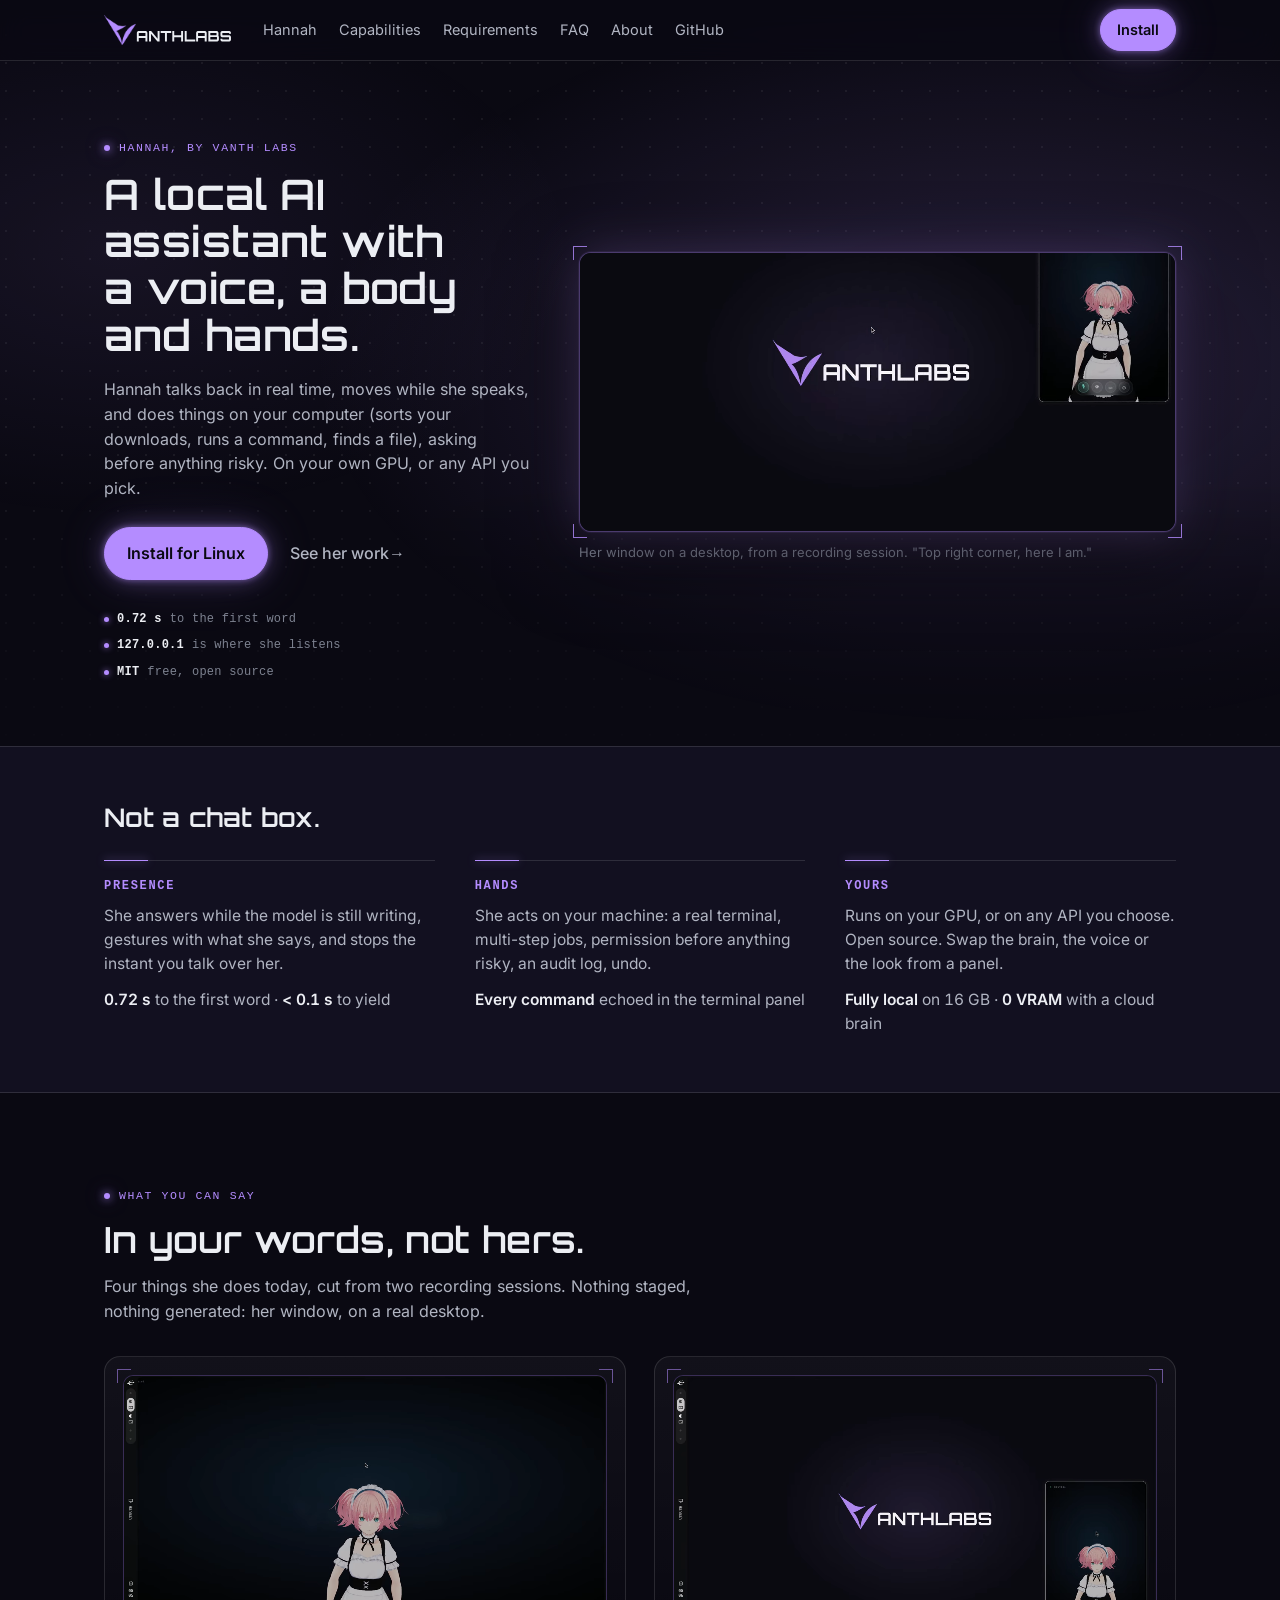
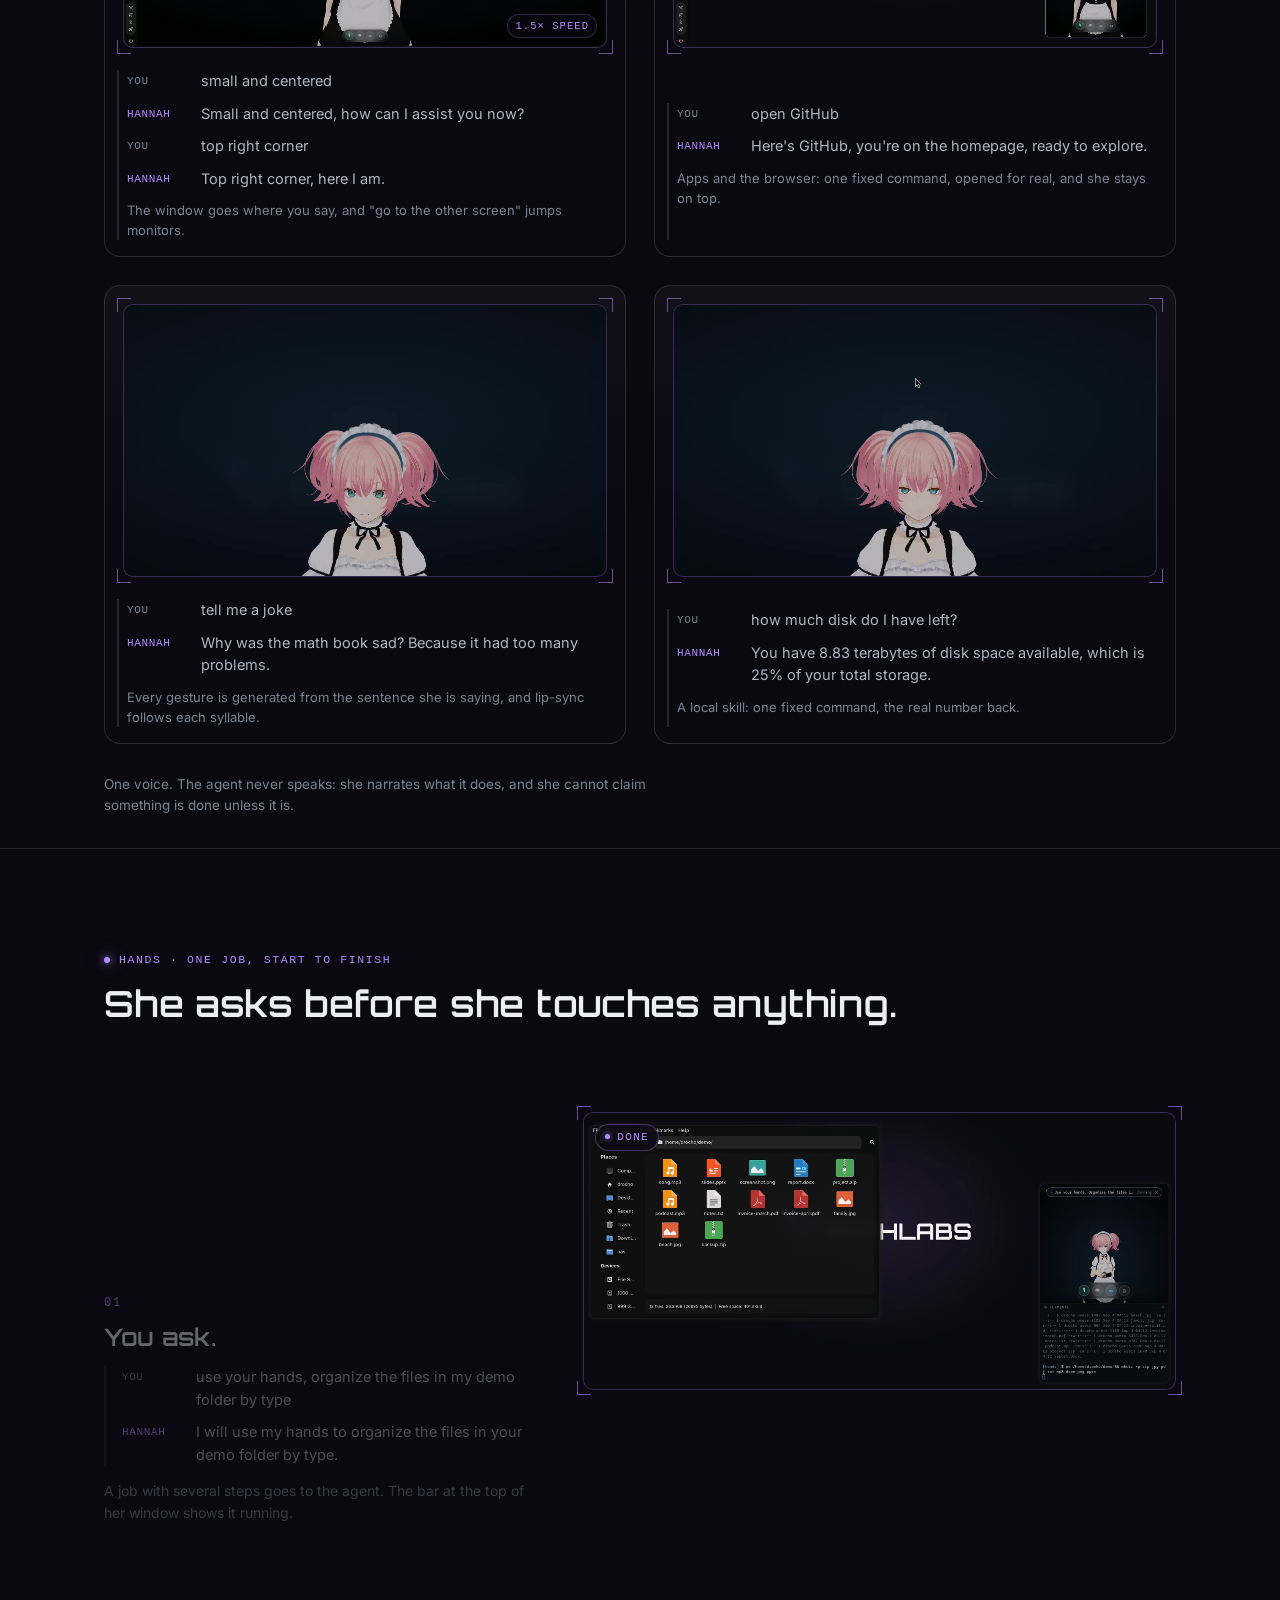
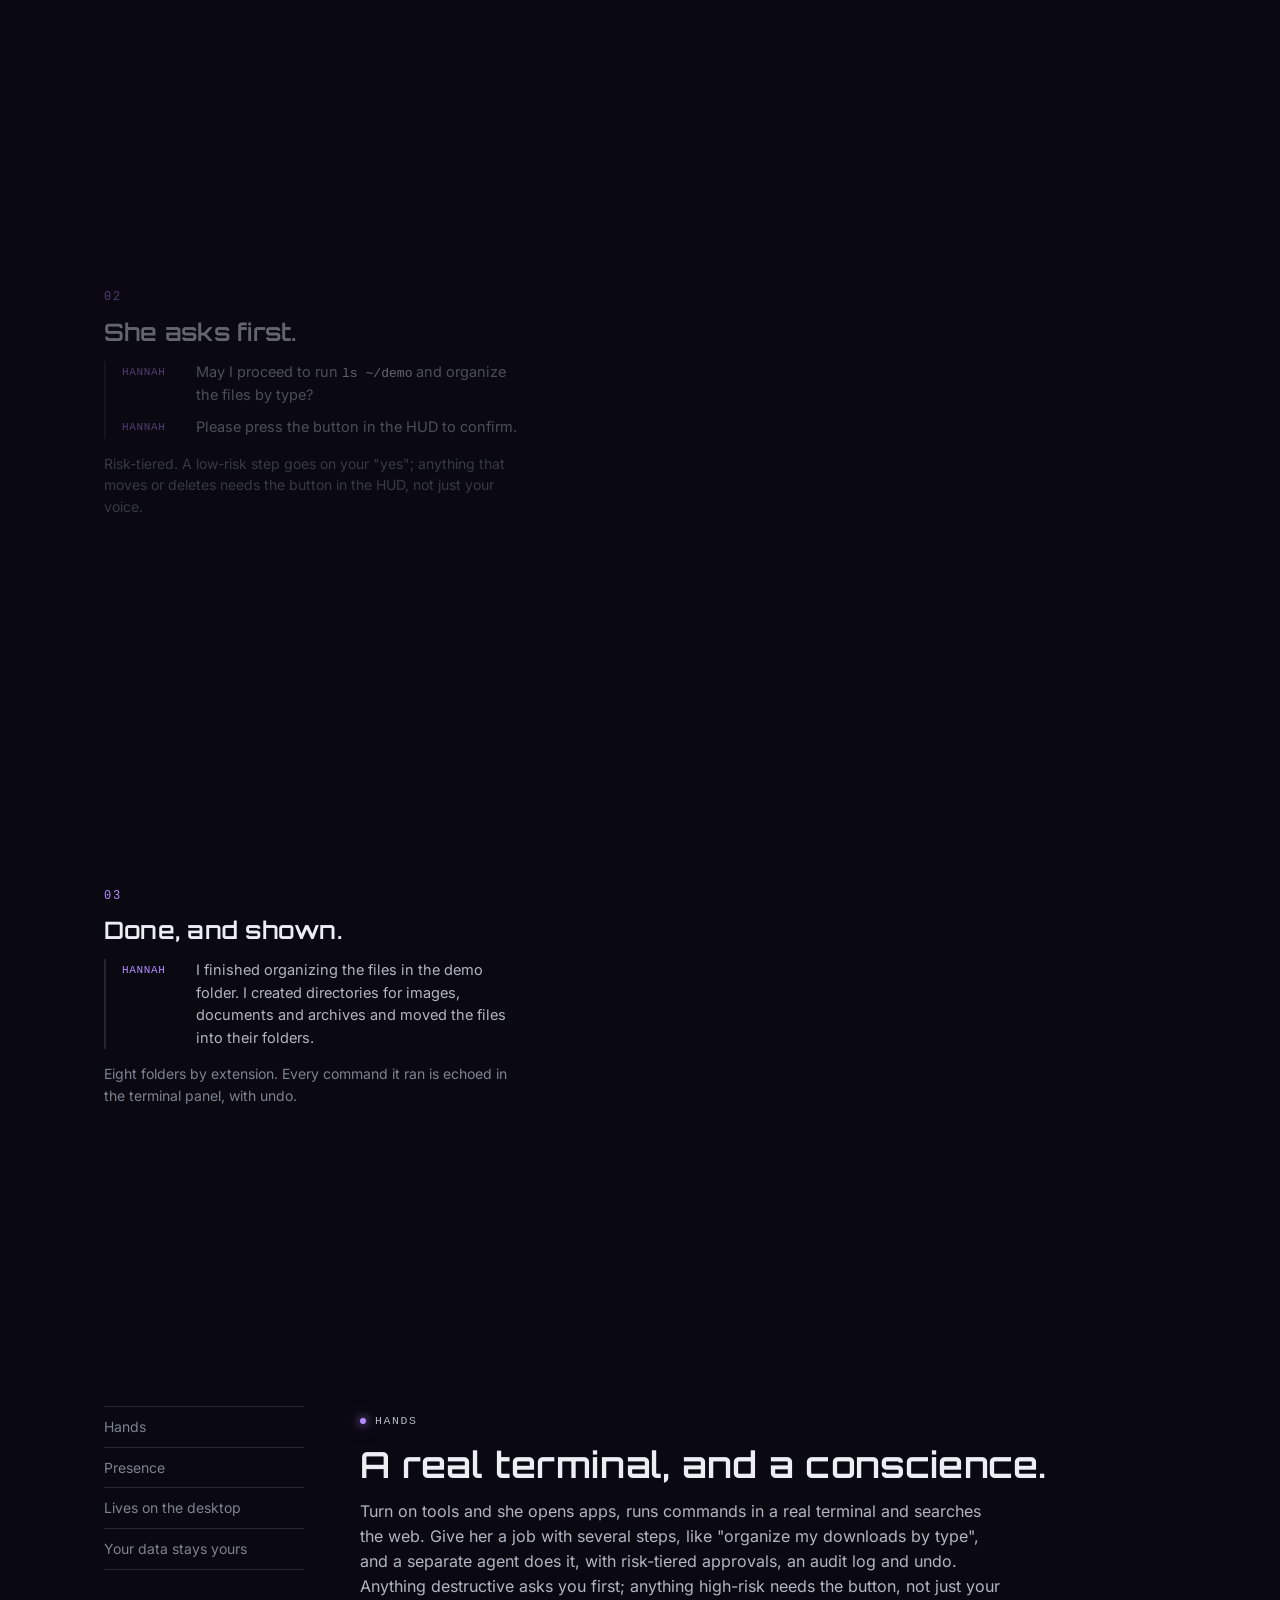
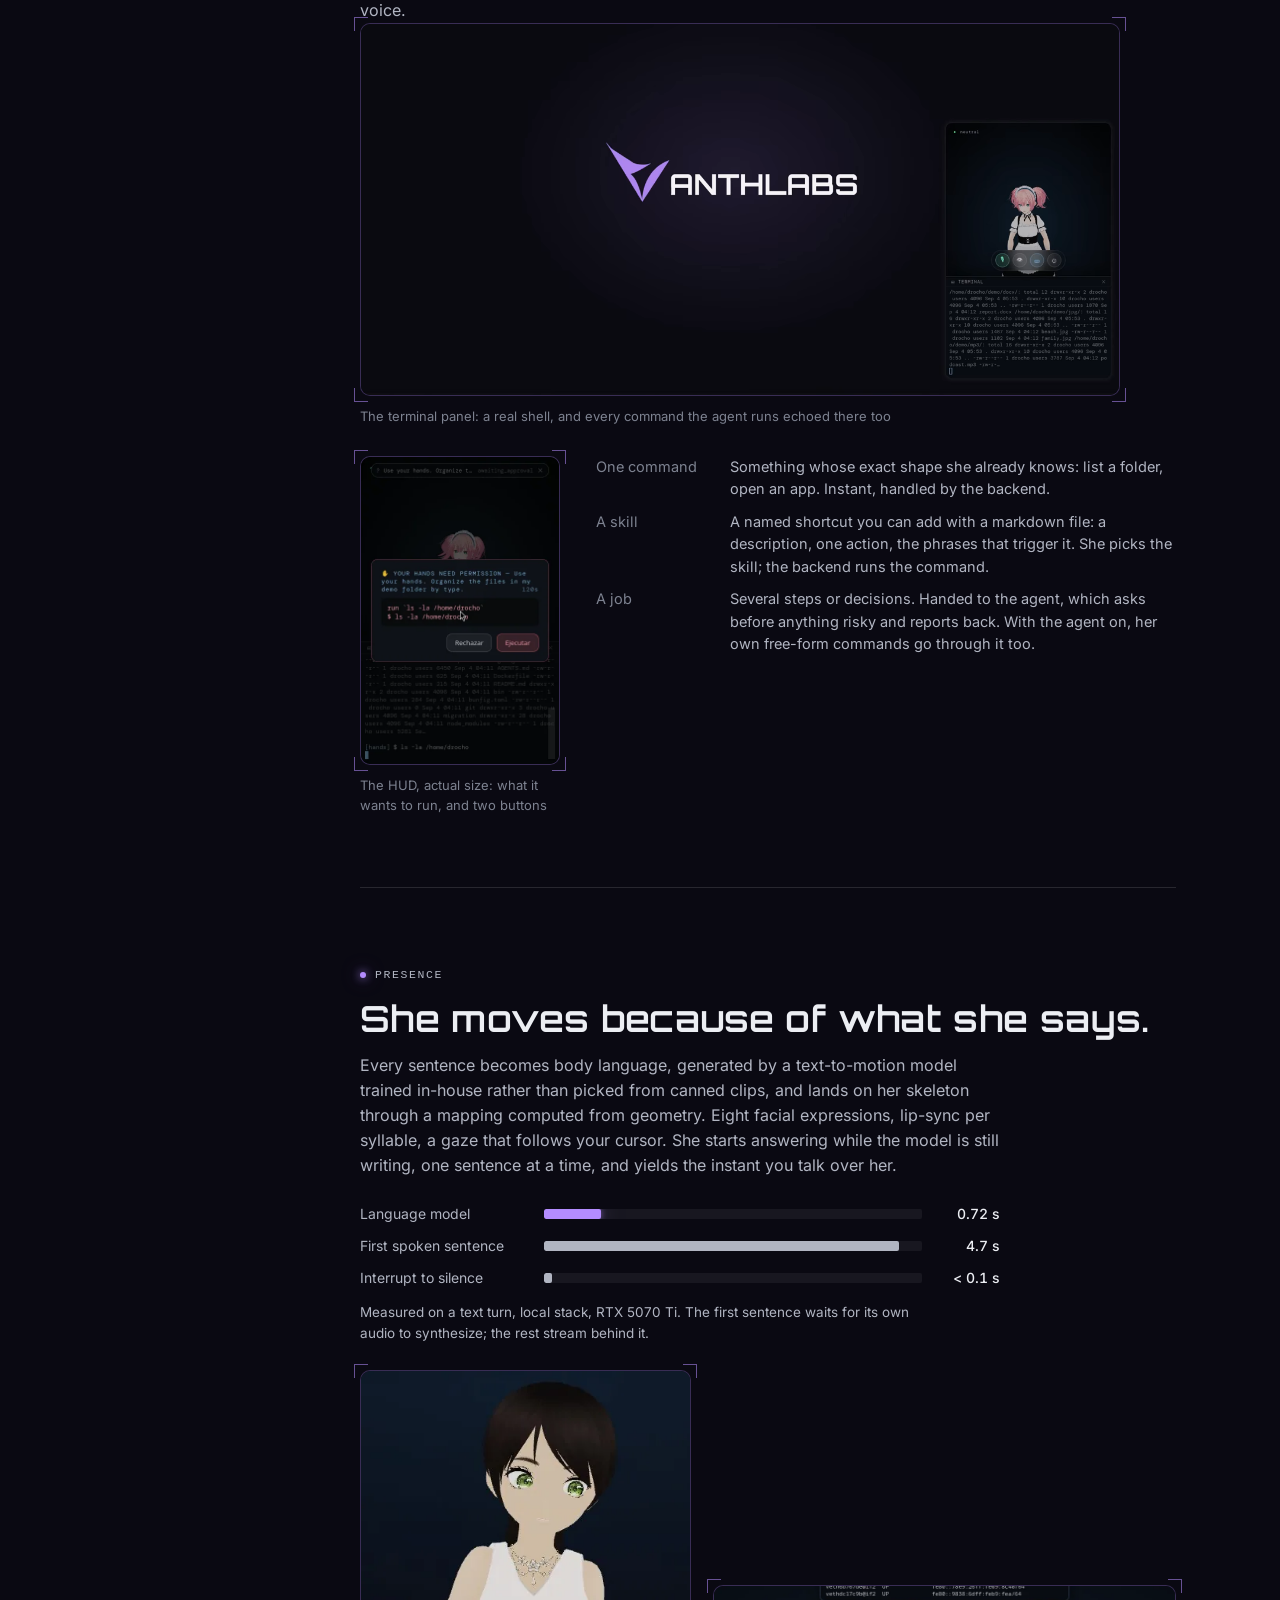
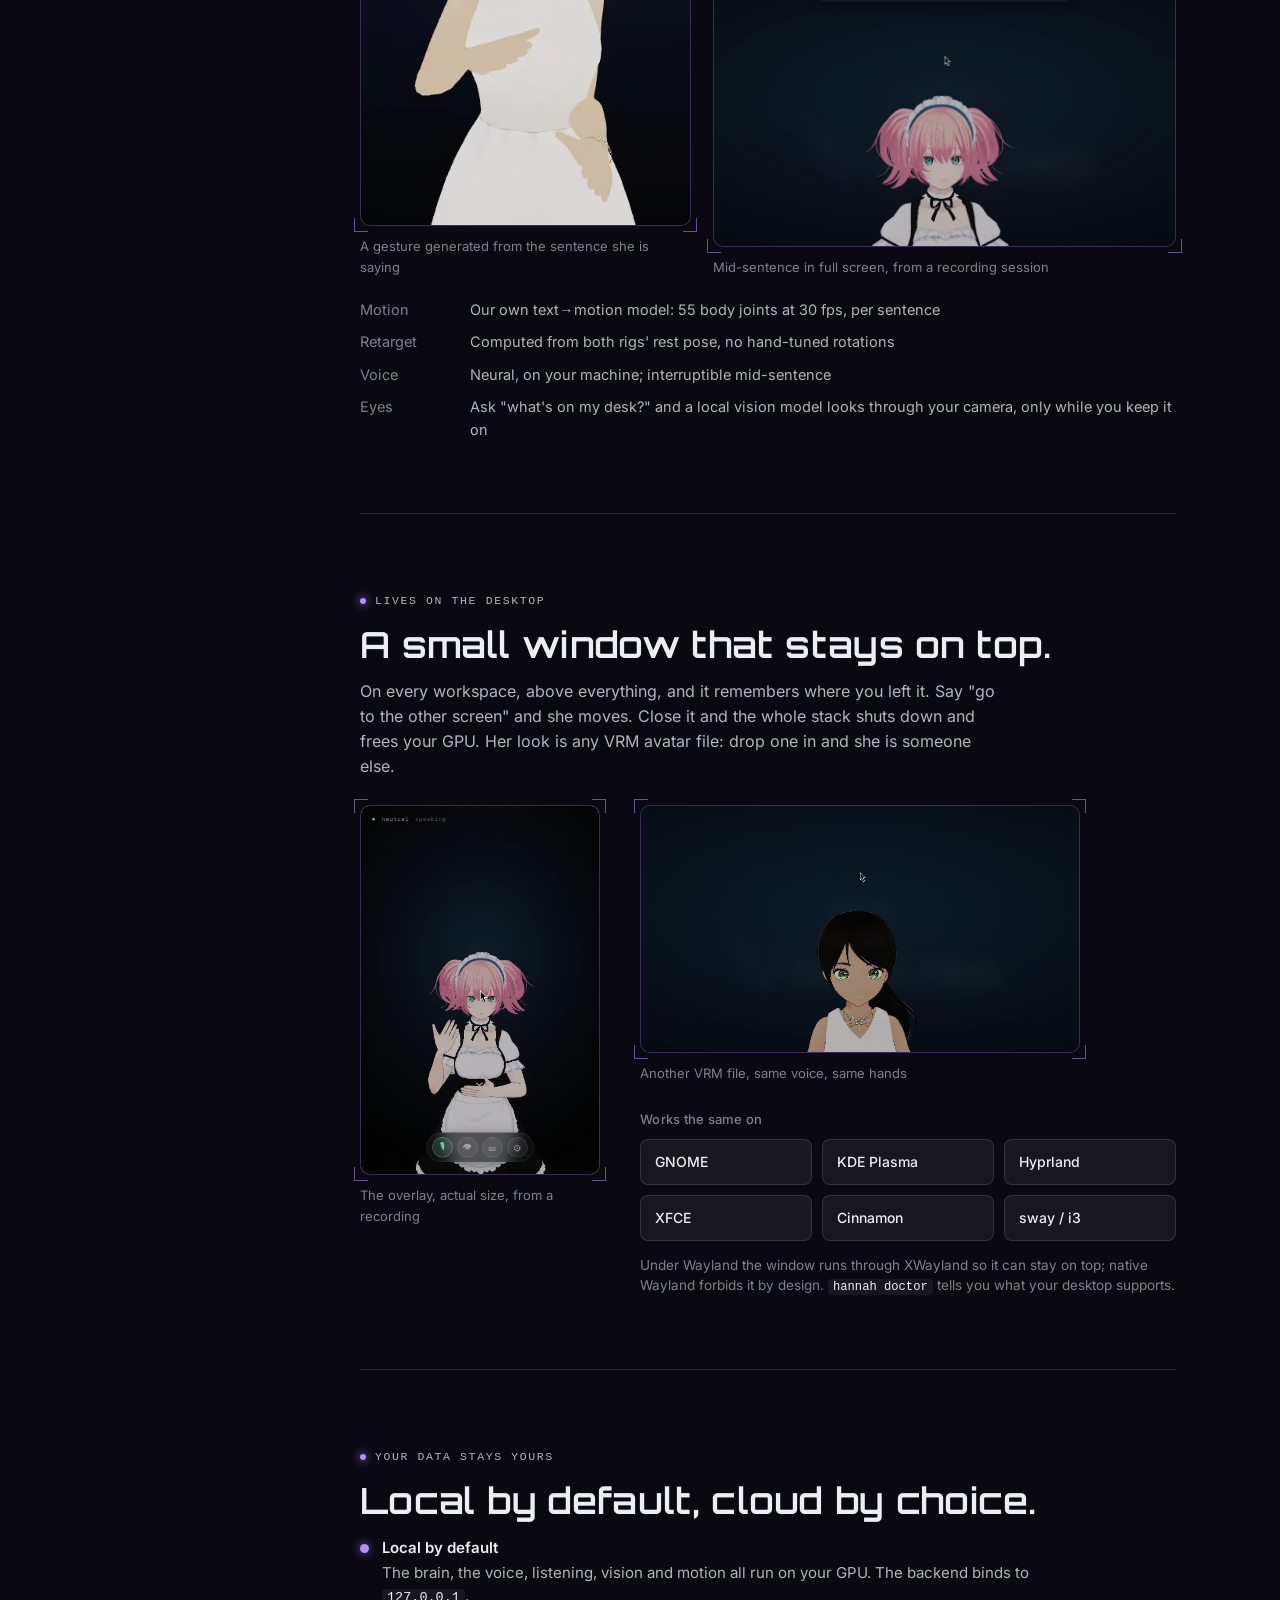
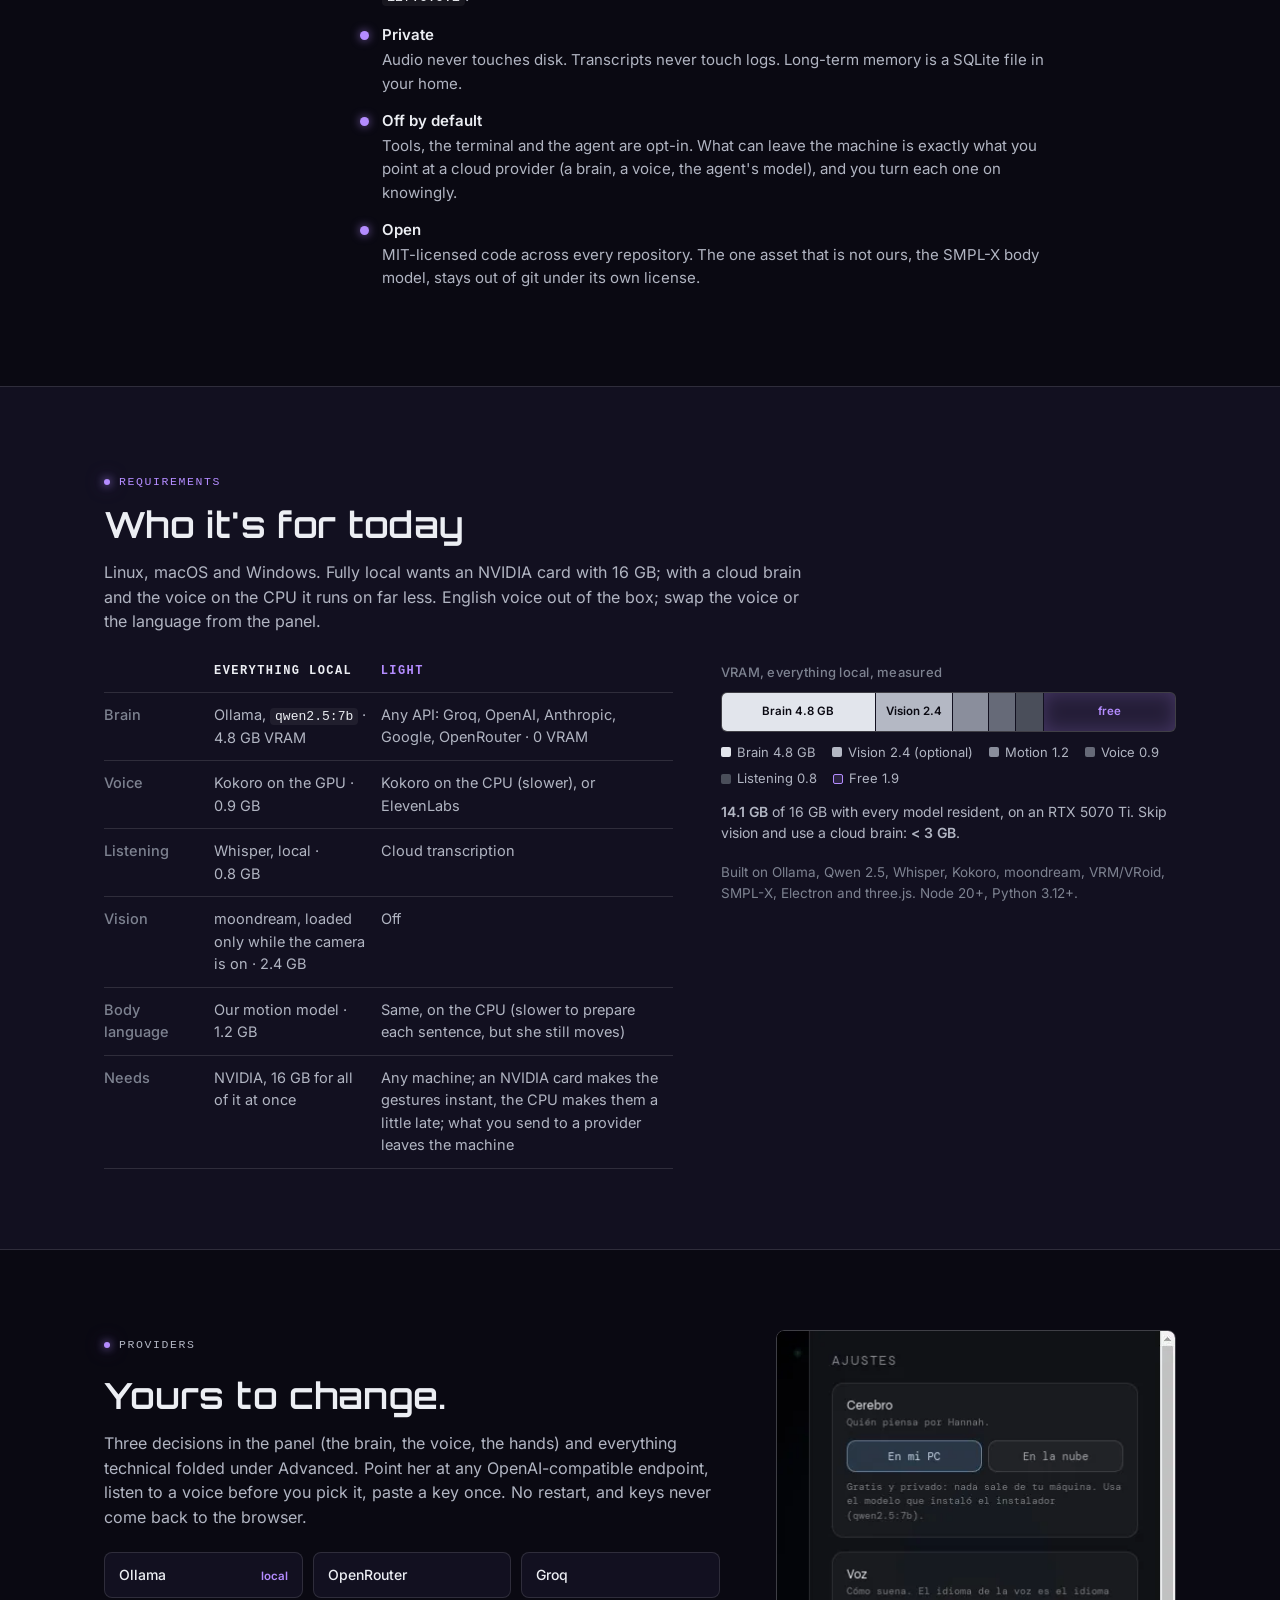
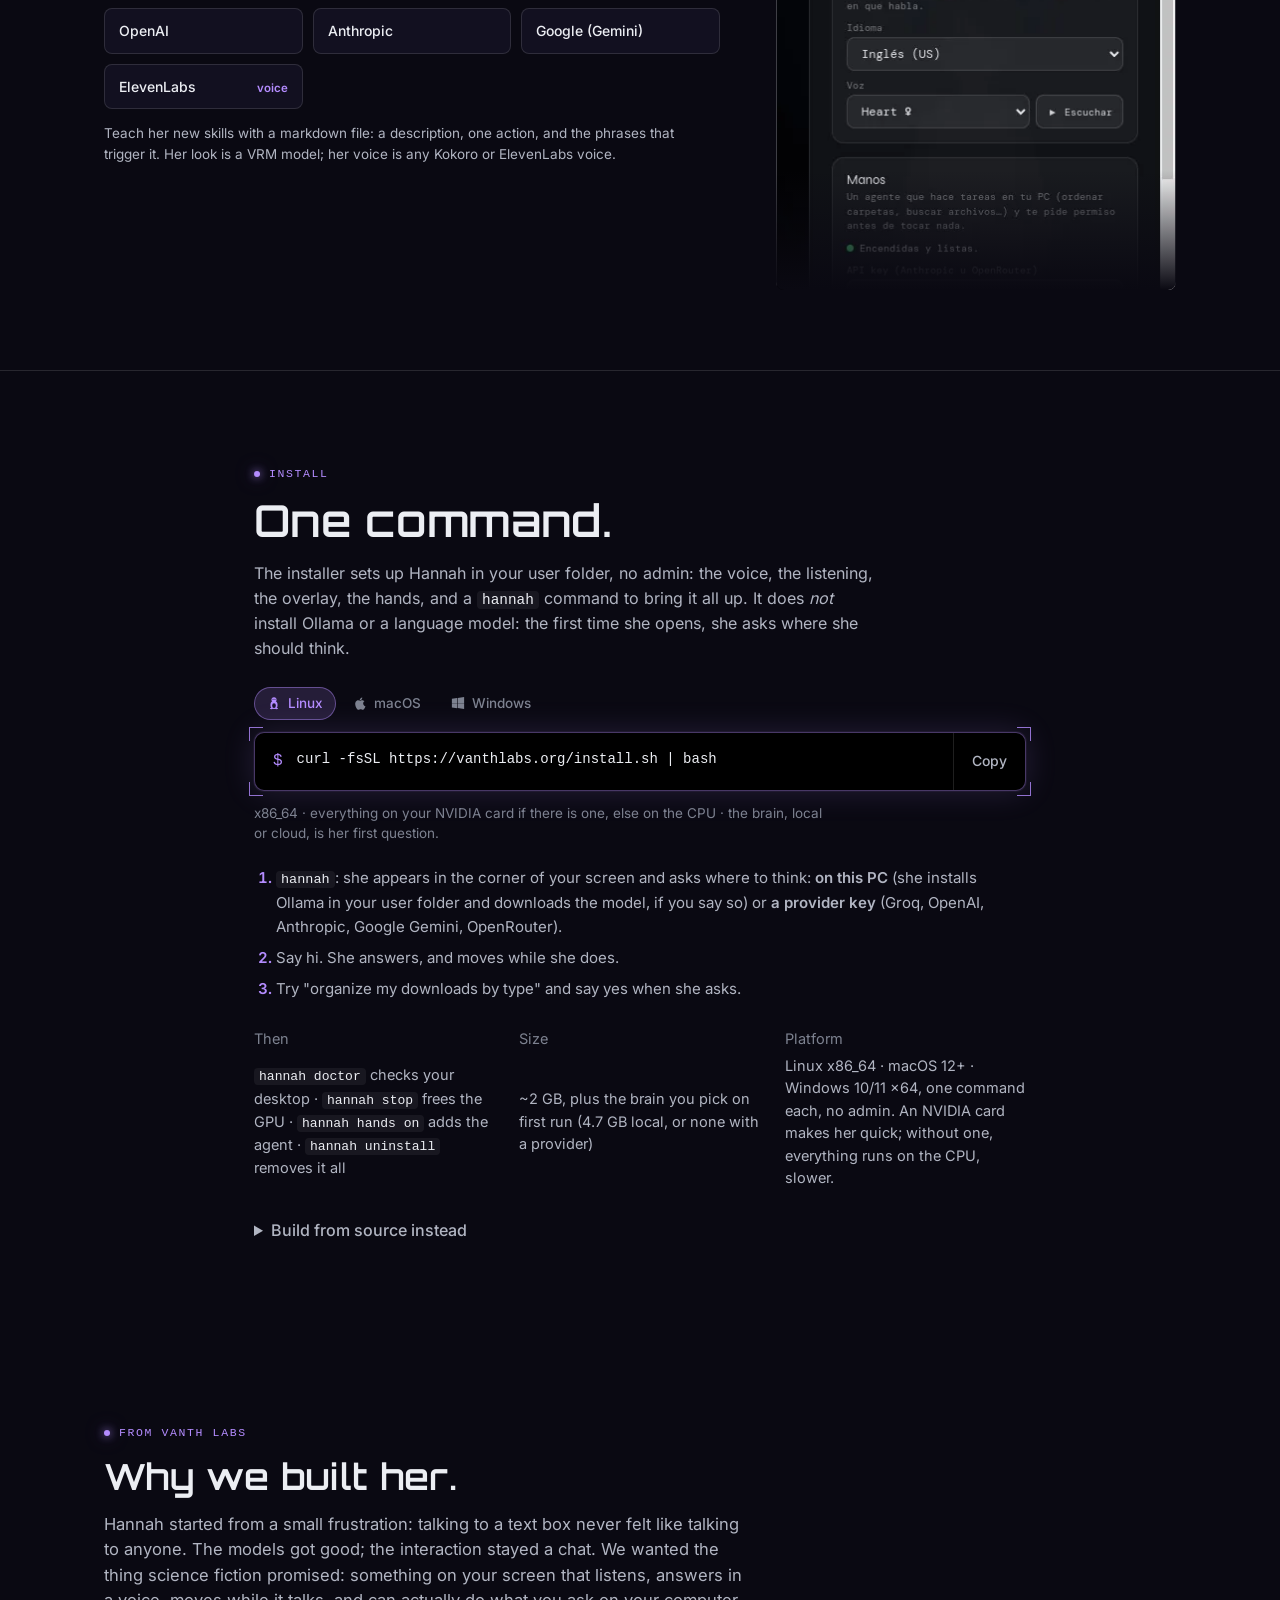
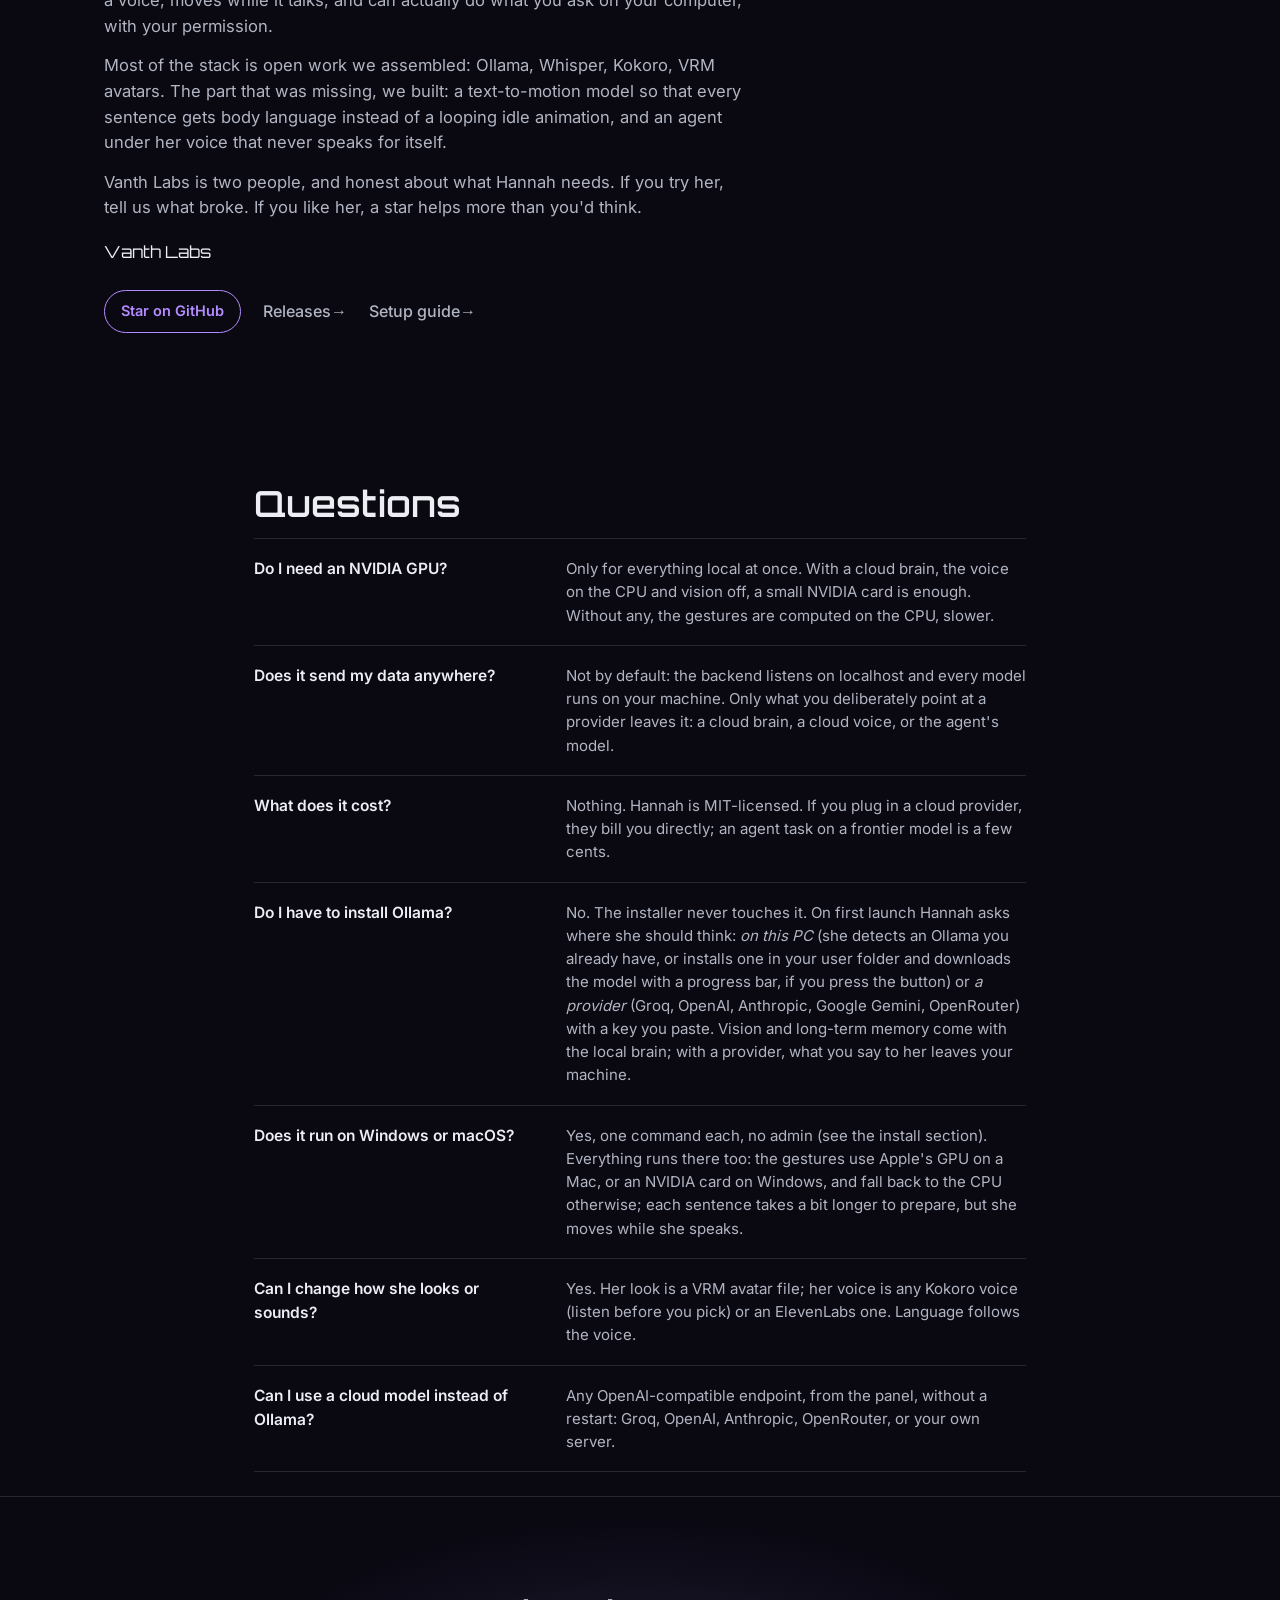
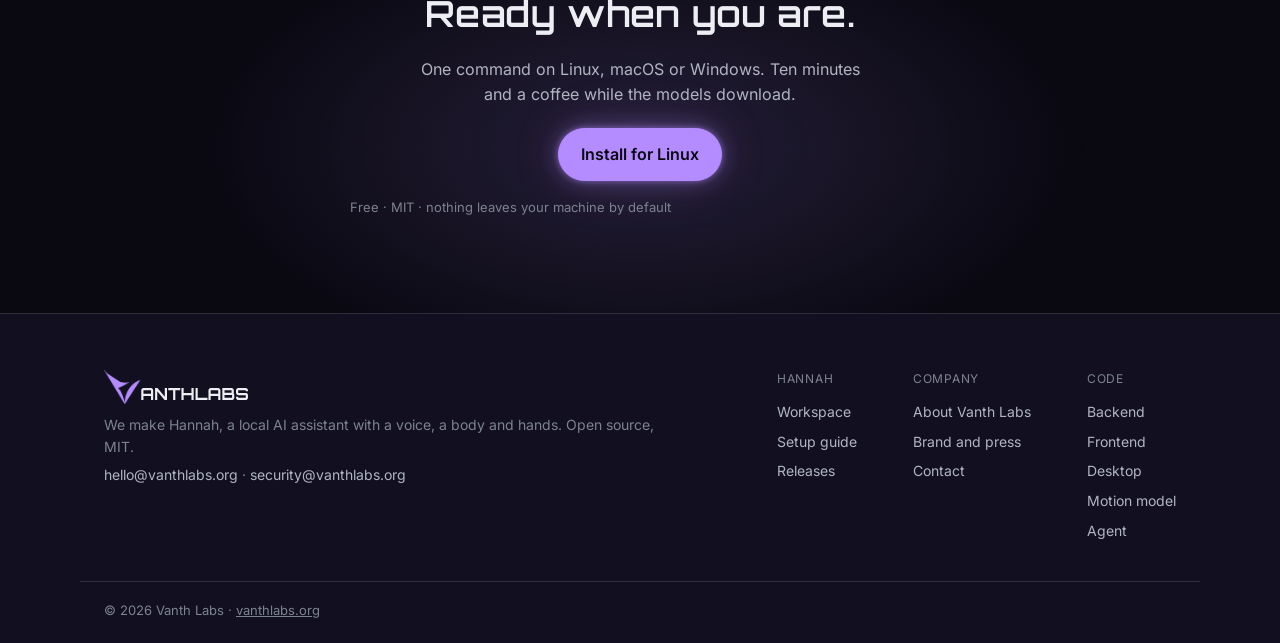
<file: index.html>
<!doctype html>
<html lang="en">
<head>
  <meta charset="utf-8">
  <meta name="viewport" content="width=device-width, initial-scale=1">
  <meta name="color-scheme" content="dark">
  <meta name="theme-color" content="#0a0912">
  <title>Hannah, a local AI assistant with a body | Vanth Labs</title>
  <meta name="description" content="Hannah is an open source AI assistant that runs on your own PC: she talks in real time, moves while she speaks, and acts on your computer with your permission. Linux, macOS and Windows.">
  <meta name="author" content="Vanth Labs">
  <meta name="keywords" content="local AI assistant, AI assistant with avatar, desktop AI companion, open source AI avatar, VRM AI, AI that runs locally, Vanth Labs, Hannah">
  <link rel="canonical" href="https://vanthlabs.org/">
  <meta property="og:type" content="website">
  <meta property="og:site_name" content="Vanth Labs">
  <meta property="og:locale" content="en_US">
  <meta property="og:title" content="Hannah, a local AI assistant with a voice, a body and hands">
  <meta property="og:description" content="She talks back, moves while she speaks, and acts on your computer with your permission. Open source, runs on your own machine. One command to install on Linux, macOS and Windows.">
  <meta property="og:image" content="https://vanthlabs.org/assets/app.jpg">
  <meta property="og:image:width" content="1600">
  <meta property="og:image:height" content="1000">
  <meta property="og:image:alt" content="Hannah, a 3D avatar, floating over a desktop and talking">
  <meta property="og:url" content="https://vanthlabs.org/">
  <meta name="twitter:card" content="summary_large_image">
  <meta name="twitter:title" content="Hannah, a local AI assistant with a voice, a body and hands">
  <meta name="twitter:description" content="Open source. Runs on your own PC. Talks, moves while she speaks, and acts on your computer with your permission.">
  <meta name="twitter:image" content="https://vanthlabs.org/assets/app.jpg">
  <link rel="icon" href="/favicon.svg" type="image/svg+xml">
  <link rel="preload" as="image" href="assets/media/hero.webp" fetchpriority="high">
  <link rel="sitemap" type="application/xml" href="/sitemap.xml">
  <script type="application/ld+json">
  {
    "@context": "https://schema.org",
    "@graph": [
      {
        "@type": "Organization",
        "@id": "https://vanthlabs.org/#org",
        "name": "Vanth Labs",
        "url": "https://vanthlabs.org/",
        "logo": "https://vanthlabs.org/assets/vanth-avatar-1024.png",
        "image": "https://vanthlabs.org/assets/og-vanth.png",
        "email": "hello@vanthlabs.org",
        "sameAs": ["https://github.com/Vanth-Labs"]
      },
      {
        "@type": "WebSite",
        "@id": "https://vanthlabs.org/#website",
        "url": "https://vanthlabs.org/",
        "name": "Vanth Labs",
        "publisher": { "@id": "https://vanthlabs.org/#org" },
        "inLanguage": "en"
      },
      {
        "@type": "SoftwareApplication",
        "@id": "https://vanthlabs.org/#hannah",
        "name": "Hannah",
        "alternateName": "Hannah by Vanth Labs",
        "description": "An open source AI assistant with a voice, a 3D body and hands. She runs on your own computer, talks in real time, gestures while she speaks, and can act on your machine with your permission.",
        "applicationCategory": "UtilitiesApplication",
        "operatingSystem": "Linux, macOS, Windows",
        "softwareVersion": "1.0.16",
        "license": "https://opensource.org/license/mit",
        "isAccessibleForFree": true,
        "offers": { "@type": "Offer", "price": "0", "priceCurrency": "USD" },
        "downloadUrl": "https://vanthlabs.org/#install",
        "screenshot": "https://vanthlabs.org/assets/app.jpg",
        "url": "https://vanthlabs.org/",
        "author": { "@id": "https://vanthlabs.org/#org" },
        "publisher": { "@id": "https://vanthlabs.org/#org" }
      },
      {
        "@type": "FAQPage",
        "mainEntity": [
          { "@type": "Question", "name": "Do I need an NVIDIA GPU?", "acceptedAnswer": { "@type": "Answer", "text": "Only for everything local at once. With a cloud brain, the voice on the CPU and vision off, a small NVIDIA card is enough. Without any, the gestures are computed on the CPU, slower." } },
          { "@type": "Question", "name": "Does it send my data anywhere?", "acceptedAnswer": { "@type": "Answer", "text": "Not by default: the backend listens on localhost and every model runs on your machine. Only what you deliberately point at a provider leaves it: a cloud brain, a cloud voice, or the agent's model." } },
          { "@type": "Question", "name": "What does it cost?", "acceptedAnswer": { "@type": "Answer", "text": "Nothing. Hannah is MIT-licensed. If you plug in a cloud provider, they bill you directly." } },
          { "@type": "Question", "name": "Does it run on Windows or macOS?", "acceptedAnswer": { "@type": "Answer", "text": "Yes, one command each, no admin. The gestures use Apple's GPU on a Mac, or an NVIDIA card on Windows, and fall back to the CPU otherwise." } },
          { "@type": "Question", "name": "Can I change how she looks or sounds?", "acceptedAnswer": { "@type": "Answer", "text": "Yes. Her look is any VRM avatar file; her voice is any Kokoro voice or an ElevenLabs one. Language follows the voice." } }
        ]
      }
    ]
  }
  </script>
  <link rel="preload" as="font" type="font/woff2" href="/assets/fonts/orbitron-latin.woff2" crossorigin>
  <link rel="preload" as="font" type="font/woff2" href="/assets/fonts/inter-latin.woff2" crossorigin>
  <link rel="stylesheet" href="styles.css">
</head>
<body>

<div class="progress" aria-hidden="true"><i></i></div>

<header class="nav">
  <div class="wrap nav-inner">
    <a class="brand" href="/"><img src="/assets/vanth-wordmark-header.svg" alt="Vanth Labs" width="127" height="30" decoding="async"></a>
    <nav class="nav-links" aria-label="Site">
      <a href="#hero-title">Hannah</a>
      <a href="#capabilities">Capabilities</a>
      <a href="#fit">Requirements</a>
      <a href="#faq">FAQ</a>
      <a href="/about/">About</a>
      <a href="https://github.com/Vanth-Labs/workspace" target="_blank" rel="noopener">GitHub</a>
    </nav>
    <a class="btn btn-dark" href="#install">Install</a>
  </div>
</header>

<main>

  <!-- HERO: the thesis in one line, and the product in use: her window moving around a real
       desktop, cut from a recording session (assets/media/hero.*). -->
  <section class="hero wrap" aria-labelledby="hero-title">
    <div class="hero-copy">
      <p class="eyebrow"><i></i>Hannah, by Vanth Labs</p>
      <h1 id="hero-title">A local AI assistant with a voice, a body and hands.</h1>
      <p class="lede">Hannah talks back in real time, moves while she speaks, and does things on your computer (sorts your downloads, runs a command, finds a file), asking before anything risky. On your own GPU, or any API you pick.</p>
      <div class="hero-actions">
        <a class="btn btn-dark btn-lg cta-install" href="#install">Install</a>
        <a class="link-arrow" href="#hands">See her work</a>
      </div>
      <ul class="hud" aria-label="At a glance">
        <li><b>0.72 s</b> to the first word</li>
        <li><b>127.0.0.1</b> is where she listens</li>
        <li><b>MIT</b> free, open source</li>
      </ul>
    </div>
    <figure class="hero-shot frame">
      <div class="shot"><video id="demo" poster="assets/media/hero.webp" width="1400" height="654" autoplay muted loop playsinline preload="metadata" data-auto
        aria-label="Hannah's window on a desktop, moving from the top right corner to the bottom right as asked, while she talks">
        <source src="assets/media/hero.webm" type="video/webm">
        <source src="assets/media/hero.mp4" type="video/mp4">
      </video></div>
      <figcaption>Her window on a desktop, from a recording session. "Top right corner, here I am."</figcaption>
    </figure>
  </section>

  <!-- PILLARS: why she exists, in three lines with a measured number each -->
  <section class="pillars-band" aria-labelledby="pillars-title">
    <div class="wrap">
      <h2 id="pillars-title" class="pillars-title reveal">Not a chat box.</h2>
      <div class="pillars">
        <div class="pillar reveal">
          <h3>Presence</h3>
          <p>She answers while the model is still writing, gestures with what she says, and stops the instant you talk over her.</p>
          <p class="pillar-num"><span>0.72&nbsp;s</span> to the first word &middot; <span>&lt;&nbsp;0.1&nbsp;s</span> to yield</p>
        </div>
        <div class="pillar reveal">
          <h3>Hands</h3>
          <p>She acts on your machine: a real terminal, multi-step jobs, permission before anything risky, an audit log, undo.</p>
          <p class="pillar-num"><span>Every command</span> echoed in the terminal panel</p>
        </div>
        <div class="pillar reveal">
          <h3>Yours</h3>
          <p>Runs on your GPU, or on any API you choose. Open source. Swap the brain, the voice or the look from a panel.</p>
          <p class="pillar-num"><span>Fully local</span> on 16&nbsp;GB &middot; <span>0 VRAM</span> with a cloud brain</p>
        </div>
      </div>
    </div>
  </section>

  <!-- WHAT YOU CAN SAY: four real exchanges, each with the capture it came from -->
  <section class="wrap says" aria-labelledby="says-title">
    <p class="eyebrow reveal"><i></i>What you can say</p>
    <h2 id="says-title" class="reveal">In your words, not hers.</h2>
    <p class="lede reveal">Four things she does today, cut from two recording sessions. Nothing staged, nothing generated: her window, on a real desktop.</p>
    <div class="says-grid">
      <article class="say reveal">
        <figure class="frame">
          <div class="shot"><video muted loop playsinline preload="none" poster="assets/media/say-move.webp" width="1280" height="720" data-auto aria-label="Hannah going from full screen to a small centered window, then to the top right corner, as asked">
            <source src="assets/media/say-move.webm" type="video/webm"><source src="assets/media/say-move.mp4" type="video/mp4">
          </video></div>
          <figcaption>1.5&times; speed</figcaption>
        </figure>
        <div class="transcript">
          <p><span class="who">you</span>small and centered</p>
          <p><span class="who her">hannah</span>Small and centered, how can I assist you now?</p>
          <p><span class="who">you</span>top right corner</p>
          <p><span class="who her">hannah</span>Top right corner, here I am.</p>
          <p class="note">The window goes where you say, and "go to the other screen" jumps monitors.</p>
        </div>
      </article>
      <article class="say reveal">
        <figure class="frame">
          <div class="shot"><video muted loop playsinline preload="none" poster="assets/media/say-github.webp" width="1280" height="720" data-auto aria-label="A browser opening on GitHub's homepage while Hannah's window stays in the corner">
            <source src="assets/media/say-github.webm" type="video/webm"><source src="assets/media/say-github.mp4" type="video/mp4">
          </video></div>
        </figure>
        <div class="transcript">
          <p><span class="who">you</span>open GitHub</p>
          <p><span class="who her">hannah</span>Here's GitHub, you're on the homepage, ready to explore.</p>
          <p class="note">Apps and the browser: one fixed command, opened for real, and she stays on top.</p>
        </div>
      </article>
      <article class="say reveal">
        <figure class="frame">
          <div class="shot"><video muted loop playsinline preload="none" poster="assets/media/say-joke.webp" width="960" height="540" data-auto aria-label="Hannah in full screen, telling a joke and gesturing while she talks">
            <source src="assets/media/say-joke.webm" type="video/webm"><source src="assets/media/say-joke.mp4" type="video/mp4">
          </video></div>
        </figure>
        <div class="transcript">
          <p><span class="who">you</span>tell me a joke</p>
          <p><span class="who her">hannah</span>Why was the math book sad? Because it had too many problems.</p>
          <p class="note">Every gesture is generated from the sentence she is saying, and lip-sync follows each syllable.</p>
        </div>
      </article>
      <article class="say reveal">
        <figure class="frame">
          <div class="shot"><video muted loop playsinline preload="none" poster="assets/media/say-disk.webp" width="960" height="540" data-auto aria-label="Hannah answering how much disk space is left">
            <source src="assets/media/say-disk.webm" type="video/webm"><source src="assets/media/say-disk.mp4" type="video/mp4">
          </video></div>
        </figure>
        <div class="transcript">
          <p><span class="who">you</span>how much disk do I have left?</p>
          <p><span class="who her">hannah</span>You have 8.83 terabytes of disk space available, which is 25% of your total storage.</p>
          <p class="note">A local skill: one fixed command, the real number back.</p>
        </div>
      </article>
    </div>
    <p class="src reveal">One voice. The agent never speaks: she narrates what it does, and she cannot claim something is done unless it is.</p>
  </section>

  <!-- HANDS, STEP BY STEP: one real job, ask to done, the capture follows your scroll -->
  <section id="hands" class="story" aria-labelledby="story-title">
    <div class="wrap story-head">
      <p class="eyebrow reveal"><i></i>Hands &middot; one job, start to finish</p>
      <h2 id="story-title" class="reveal">She asks before she touches anything.</h2>
      <p class="lede reveal">A folder of twelve mixed files, the request "organize them by type", and what happened next. Cut from one take; the timestamps are hers.</p>
    </div>
    <div class="wrap story-grid">
      <div class="story-steps">
        <div class="step is-active" data-step="0">
          <p class="step-n">01</p>
          <h3>You ask.</h3>
          <div class="transcript">
            <p><span class="who">you</span>use your hands, organize the files in my demo folder by type</p>
            <p><span class="who her">hannah</span>I will use my hands to organize the files in your demo folder by type.</p>
          </div>
          <p class="step-note">A job with several steps goes to the agent. The bar at the top of her window shows it running.</p>
        </div>
        <div class="step" data-step="1">
          <p class="step-n">02</p>
          <h3>She asks first.</h3>
          <div class="transcript">
            <p><span class="who her">hannah</span><span>May I proceed to run <code>ls ~/demo</code> and organize the files by type?</span></p>
            <p><span class="who her">hannah</span>Please press the button in the HUD to confirm.</p>
          </div>
          <p class="step-note">Risk-tiered. A low-risk step goes on your "yes"; anything that moves or deletes needs the button in the HUD, not just your voice.</p>
        </div>
        <div class="step" data-step="2">
          <p class="step-n">03</p>
          <h3>Done, and shown.</h3>
          <div class="transcript">
            <p><span class="who her">hannah</span>I finished organizing the files in the demo folder. I created directories for images, documents and archives and moved the files into their folders.</p>
          </div>
          <p class="step-note">Eight folders by extension. Every command it ran is echoed in the terminal panel, with undo.</p>
        </div>
      </div>
      <div class="story-media">
        <div class="story-sticky frame">
          <video class="is-active" muted loop playsinline preload="none" poster="assets/media/hands-ask.webp" width="1400" height="654" data-auto aria-label="The demo folder with twelve mixed files, and Hannah's window taking the job">
            <source src="assets/media/hands-ask.webm" type="video/webm"><source src="assets/media/hands-ask.mp4" type="video/mp4">
          </video>
          <video muted loop playsinline preload="none" poster="assets/media/hands-confirm.webp" width="1400" height="654" data-auto aria-label="The permission dialog inside Hannah's window, with the command she wants to run and a button to allow it">
            <source src="assets/media/hands-confirm.webm" type="video/webm"><source src="assets/media/hands-confirm.mp4" type="video/mp4">
          </video>
          <video muted loop playsinline preload="none" poster="assets/media/hands-done.webp" width="1400" height="654" data-auto aria-label="The same folder, now eight folders named by file type">
            <source src="assets/media/hands-done.webm" type="video/webm"><source src="assets/media/hands-done.mp4" type="video/mp4">
          </video>
          <p class="story-tag" aria-hidden="true"><span data-tag="0">awaiting</span><span data-tag="1">approval</span><span data-tag="2">done</span></p>
        </div>
      </div>
    </div>
  </section>

  <!-- CAPABILITIES: sticky index left, data-backed sections right. Hands first. -->
  <section id="capabilities" class="wrap caps" aria-label="Capabilities">
    <aside class="caps-index" aria-label="On this page">
      <a href="#c-hands">Hands</a>
      <a href="#c-presence">Presence</a>
      <a href="#c-desktop">Lives on the desktop</a>
      <a href="#c-private">Your data stays yours</a>
    </aside>

    <div class="caps-body">

      <article id="c-hands" class="cap reveal">
        <p class="eyebrow"><i></i>Hands</p>
        <h2>A real terminal, and a conscience.</h2>
        <p>Turn on tools and she opens apps, runs commands in a real terminal and searches the web. Give her a job with several steps, like "organize my downloads by type", and a separate agent does it, with risk-tiered approvals, an audit log and undo. Anything destructive asks you first; anything high-risk needs the button, not just your voice.</p>
        <figure class="wide-shot frame">
          <div class="shot"><video muted loop playsinline preload="none" poster="assets/media/hands-terminal.webp" width="1280" height="626" data-auto aria-label="Hannah in full screen with the terminal panel open under her, showing the commands the agent ran">
            <source src="assets/media/hands-terminal.webm" type="video/webm"><source src="assets/media/hands-terminal.mp4" type="video/mp4">
          </video></div>
          <figcaption>The terminal panel: a real shell, and every command the agent runs echoed there too</figcaption>
        </figure>
        <div class="hud-row">
          <figure class="hud-shot frame"><div class="shot"><picture><source type="image/webp" srcset="assets/media/hud-permission.webp"><img src="assets/media/hud-permission.jpg" width="400" height="620" alt="Hannah's window with the permission dialog: the command she wants to run, and Reject or Run buttons" loading="lazy"></picture></div><figcaption>The HUD, actual size: what it wants to run, and two buttons</figcaption></figure>
          <dl class="facts">
            <div><dt>One command</dt><dd>Something whose exact shape she already knows: list a folder, open an app. Instant, handled by the backend.</dd></div>
            <div><dt>A skill</dt><dd>A named shortcut you can add with a markdown file: a description, one action, the phrases that trigger it. She picks the skill; the backend runs the command.</dd></div>
            <div><dt>A job</dt><dd>Several steps or decisions. Handed to the agent, which asks before anything risky and reports back. With the agent on, her own free-form commands go through it too.</dd></div>
          </dl>
        </div>
      </article>

      <article id="c-presence" class="cap reveal">
        <p class="eyebrow"><i></i>Presence</p>
        <h2>She moves because of what she says.</h2>
        <p>Every sentence becomes body language, generated by a text-to-motion model trained in-house rather than picked from canned clips, and lands on her skeleton through a mapping computed from geometry. Eight facial expressions, lip-sync per syllable, a gaze that follows your cursor. She starts answering while the model is still writing, one sentence at a time, and yields the instant you talk over her.</p>
        <div class="datagrid">
          <div class="datarow"><span class="dl">Language model</span><span class="bar"><i style="--w:15%"></i></span><span class="dv">0.72 s</span></div>
          <div class="datarow"><span class="dl">First spoken sentence</span><span class="bar"><i style="--w:94%"></i></span><span class="dv">4.7 s</span></div>
          <div class="datarow"><span class="dl">Interrupt to silence</span><span class="bar"><i style="--w:2%"></i></span><span class="dv">&lt; 0.1 s</span></div>
        </div>
        <p class="src">Measured on a text turn, local stack, RTX 5070 Ti. The first sentence waits for its own audio to synthesize; the rest stream behind it.</p>
        <div class="shots-2">
          <figure class="frame"><div class="shot"><picture><source type="image/webp" srcset="assets/gesture.webp"><img src="assets/gesture.jpg" width="420" height="580" alt="Hannah mid-sentence, one hand raised to her chest" loading="lazy"></picture></div><figcaption>A gesture generated from the sentence she is saying</figcaption></figure>
          <figure class="frame"><div class="shot"><img src="assets/media/gesture-wide.webp" width="960" height="540" alt="Hannah in full screen with both arms open mid-sentence" loading="lazy"></div><figcaption>Mid-sentence in full screen, from a recording session</figcaption></figure>
        </div>
        <dl class="facts">
          <div><dt>Motion</dt><dd>Our own text&rarr;motion model: 55 body joints at 30&nbsp;fps, per sentence</dd></div>
          <div><dt>Retarget</dt><dd>Computed from both rigs' rest pose, no hand-tuned rotations</dd></div>
          <div><dt>Voice</dt><dd>Neural, on your machine; interruptible mid-sentence</dd></div>
          <div><dt>Eyes</dt><dd>Ask "what's on my desk?" and a local vision model looks through your camera, only while you keep it on</dd></div>
        </dl>
      </article>

      <article id="c-desktop" class="cap reveal">
        <p class="eyebrow"><i></i>Lives on the desktop</p>
        <h2>A small window that stays on top.</h2>
        <p>On every workspace, above everything, and it remembers where you left it. Say "go to the other screen" and she moves. Close it and the whole stack shuts down and frees your GPU. Her look is any VRM avatar file: drop one in and she is someone else.</p>
        <div class="desktop-row">
          <figure class="widget-shot frame"><div class="shot"><picture><source type="image/webp" srcset="assets/media/overlay-live.webp"><img src="assets/media/overlay-live.jpg" width="400" height="620" alt="The compact 400 by 620 Hannah window as it sits on a desktop, status line reading neutral, speaking" loading="lazy"></picture></div><figcaption>The overlay, actual size, from a recording</figcaption></figure>
          <div>
            <figure class="frame swap-shot">
              <div class="shot"><video muted loop playsinline preload="none" poster="assets/media/avatar-swap.webp" width="960" height="540" data-auto aria-label="A different avatar, dark hair and a white dress, waving from the same window">
                <source src="assets/media/avatar-swap.webm" type="video/webm"><source src="assets/media/avatar-swap.mp4" type="video/mp4">
              </video></div>
              <figcaption>Another VRM file, same voice, same hands</figcaption>
            </figure>
            <p class="sub">Works the same on</p>
            <ul class="grid-tiles">
              <li>GNOME</li><li>KDE Plasma</li><li>Hyprland</li><li>XFCE</li><li>Cinnamon</li><li>sway / i3</li>
            </ul>
            <p class="src">Under Wayland the window runs through XWayland so it can stay on top; native Wayland forbids it by design. <code>hannah doctor</code> tells you what your desktop supports.</p>
          </div>
        </div>
      </article>

      <article id="c-private" class="cap reveal">
        <p class="eyebrow"><i></i>Your data stays yours</p>
        <h2>Local by default, cloud by choice.</h2>
        <ul class="checks">
          <li><strong>Local by default</strong> The brain, the voice, listening, vision and motion all run on your GPU. The backend binds to <code>127.0.0.1</code>.</li>
          <li><strong>Private</strong> Audio never touches disk. Transcripts never touch logs. Long-term memory is a SQLite file in your home.</li>
          <li><strong>Off by default</strong> Tools, the terminal and the agent are opt-in. What can leave the machine is exactly what you point at a cloud provider (a brain, a voice, the agent's model), and you turn each one on knowingly.</li>
          <li><strong>Open</strong> MIT-licensed code across every repository. The one asset that is not ours, the SMPL-X body model, stays out of git under its own license.</li>
        </ul>
      </article>

    </div>
  </section>

  <!-- FIT: who it's for today, in two tiers. Honest, not a wall. -->
  <section id="fit" class="fit">
    <div class="wrap">
      <p class="eyebrow reveal"><i></i>Requirements</p>
      <h2 class="reveal">Who it's for today</h2>
      <p class="lede reveal">Linux, macOS and Windows. Fully local wants an NVIDIA card with 16&nbsp;GB; with a cloud brain and the voice on the CPU it runs on far less. English voice out of the box; swap the voice or the language from the panel.</p>
      <div class="tiers">
        <table class="tier-table reveal">
          <thead>
            <tr><th scope="col"></th><th scope="col">Everything local</th><th scope="col">Light</th></tr>
          </thead>
          <tbody>
            <tr><th scope="row">Brain</th><td>Ollama, <code>qwen2.5:7b</code> &middot; 4.8&nbsp;GB VRAM</td><td>Any API: Groq, OpenAI, Anthropic, Google, OpenRouter &middot; 0&nbsp;VRAM</td></tr>
            <tr><th scope="row">Voice</th><td>Kokoro on the GPU &middot; 0.9&nbsp;GB</td><td>Kokoro on the CPU (slower), or ElevenLabs</td></tr>
            <tr><th scope="row">Listening</th><td>Whisper, local &middot; 0.8&nbsp;GB</td><td>Cloud transcription</td></tr>
            <tr><th scope="row">Vision</th><td>moondream, loaded only while the camera is on &middot; 2.4&nbsp;GB</td><td>Off</td></tr>
            <tr><th scope="row">Body language</th><td>Our motion model &middot; 1.2&nbsp;GB</td><td>Same, on the CPU (slower to prepare each sentence, but she still moves)</td></tr>
            <tr><th scope="row">Needs</th><td>NVIDIA, 16&nbsp;GB for all of it at once</td><td>Any machine; an NVIDIA card makes the gestures instant, the CPU makes them a little late; what you send to a provider leaves the machine</td></tr>
          </tbody>
        </table>
        <div class="vram reveal">
          <p class="sub">VRAM, everything local, measured</p>
          <div class="stack">
            <div class="seg" style="--w:34%"><span>Brain 4.8 GB</span></div>
            <div class="seg" style="--w:17%"><span>Vision 2.4</span></div>
            <div class="seg" style="--w:8%"></div>
            <div class="seg" style="--w:6%"></div>
            <div class="seg" style="--w:6%"></div>
            <div class="seg seg-free" style="--w:29%"><span>free</span></div>
          </div>
          <ul class="legend"><li><i></i>Brain 4.8 GB</li><li><i></i>Vision 2.4 (optional)</li><li><i></i>Motion 1.2</li><li><i></i>Voice 0.9</li><li><i></i>Listening 0.8</li><li><i class="free"></i>Free 1.9</li></ul>
          <p class="vram-total"><strong>14.1 GB</strong> of 16 GB with every model resident, on an RTX 5070 Ti. Skip vision and use a cloud brain: <strong>&lt; 3 GB</strong>.</p>
          <p class="src">Built on Ollama, Qwen 2.5, Whisper, Kokoro, moondream, VRM/VRoid, SMPL-X, Electron and three.js. Node 20+, Python 3.12+.</p>
        </div>
      </div>
    </div>
  </section>

  <!-- SETUP: bring your own providers, shown with the real settings panel -->
  <section id="setup" class="setup">
    <div class="wrap setup-inner">
      <div class="setup-copy reveal">
        <p class="eyebrow"><i></i>Providers</p>
        <h2>Yours to change.</h2>
        <p>Three decisions in the panel (the brain, the voice, the hands) and everything technical folded under Advanced. Point her at any OpenAI-compatible endpoint, listen to a voice before you pick it, paste a key once. No restart, and keys never come back to the browser.</p>
        <ul class="grid-tiles">
          <li>Ollama <span>local</span></li><li>OpenRouter</li><li>Groq</li><li>OpenAI</li><li>Anthropic</li><li>Google (Gemini)</li><li>ElevenLabs <span>voice</span></li>
        </ul>
        <p class="src">Teach her new skills with a markdown file: a description, one action, and the phrases that trigger it. Her look is a VRM model; her voice is any Kokoro or ElevenLabs voice.</p>
      </div>
      <figure class="settings-shot reveal"><picture><source type="image/webp" srcset="assets/settings.webp"><img src="assets/settings.jpg" width="400" height="620" alt="The settings panel: three cards (brain on my PC or in the cloud, voice with a listen button, hands) with the technical options folded away" loading="lazy"></picture></figure>
    </div>
  </section>

  <!-- INSTALL -->
  <section id="install" class="install">
    <div class="wrap install-inner">
      <p class="eyebrow reveal"><i></i>Install</p>
      <h2 class="reveal">One command.</h2>
      <p class="lede reveal">The installer sets up Hannah in your user folder, no admin: the voice, the listening, the overlay, the hands, and a <code>hannah</code> command to bring it all up. It does <em>not</em> install Ollama or a language model: the first time she opens, she asks where she should think.</p>
      <div class="os-tabs reveal" role="tablist" aria-label="Operating system">
        <button class="os-tab is-active" role="tab" aria-selected="true" data-os="linux" type="button"><svg class="os-ico" viewBox="0 0 16 16" aria-hidden="true"><ellipse cx="8" cy="10.2" rx="4.1" ry="4.6"/><circle cx="8" cy="4.3" r="2.9"/><ellipse class="os-ico-cut" cx="8" cy="11" rx="2.1" ry="2.8"/><circle class="os-ico-cut" cx="6.9" cy="3.8" r=".6"/><circle class="os-ico-cut" cx="9.1" cy="3.8" r=".6"/><path d="M6.9 5.2h2.2L8 6.4z"/><ellipse cx="5.1" cy="14.3" rx="1.7" ry=".9"/><ellipse cx="10.9" cy="14.3" rx="1.7" ry=".9"/></svg>Linux</button>
        <button class="os-tab" role="tab" aria-selected="false" data-os="mac" type="button"><svg class="os-ico" viewBox="0 0 16 16" aria-hidden="true"><path d="M11.6 8.5c0-1.6 1.3-2.4 1.4-2.4-.8-1.1-2-1.3-2.4-1.3-1-.1-2 .6-2.5.6s-1.3-.6-2.2-.6C4.8 4.8 3.7 5.5 3.1 6.6c-1.3 2.2-.3 5.5.9 7.3.6.9 1.3 1.9 2.3 1.8.9 0 1.3-.6 2.4-.6s1.4.6 2.4.6 1.6-.9 2.2-1.8c.7-1 1-2 1-2.1-.1 0-2.7-1-2.7-3.3zM9.9 3.9c.5-.6.8-1.4.7-2.2-.7 0-1.6.5-2.1 1.1-.5.5-.9 1.4-.8 2.1.8.1 1.6-.4 2.2-1z"/></svg>macOS</button>
        <button class="os-tab" role="tab" aria-selected="false" data-os="win" type="button"><svg class="os-ico" viewBox="0 0 16 16" aria-hidden="true"><path d="M1 3.1l5.9-.8v5.6H1zM7.6 2.2L15 1.2v6.7H7.6zM1 8.4h5.9V14L1 13.2zM7.6 8.4H15v6.4l-7.4-1z"/></svg>Windows</button>
      </div>
      <div class="cmd frame reveal" role="group" aria-label="Install command">
        <span class="cmd-prompt" aria-hidden="true">$</span>
        <code id="cmd-linux" data-os="linux">curl -fsSL https://vanthlabs.org/install.sh | bash</code>
        <code id="cmd-mac" data-os="mac" hidden>curl -fsSL https://vanthlabs.org/install-mac.sh | bash</code>
        <code id="cmd-win" data-os="win" hidden>irm https://vanthlabs.org/install.ps1 | iex</code>
        <button id="copy" class="copy" type="button" aria-label="Copy install command">Copy</button>
      </div>
      <p class="os-note" data-os="linux">x86_64 &middot; everything on your NVIDIA card if there is one, else on the CPU &middot; the brain, local or cloud, is her first question.</p>
      <p class="os-note" data-os="mac" hidden>Apple Silicon or Intel &middot; needs <code>git</code> (Xcode Command Line Tools) &middot; gestures on Apple's GPU, voice on the CPU &middot; the overlay app goes to <code>~/Applications</code>, unsigned but de-quarantined for you.</p>
      <p class="os-note" data-os="win" hidden>Windows 10/11 x64, in PowerShell &middot; gestures on your NVIDIA card if there is one, else on the CPU &middot; the overlay installs per-user; SmartScreen may ask "More info &rarr; Run anyway" once.</p>
      <ol class="after reveal">
        <li><code>hannah</code>: she appears in the corner of your screen and asks where to think: <strong>on this PC</strong> (she installs Ollama in your user folder and downloads the model, if you say so) or <strong>a provider key</strong> (Groq, OpenAI, Anthropic, Google Gemini, OpenRouter).</li>
        <li>Say hi. She answers, and moves while she does.</li>
        <li>Try "organize my downloads by type" and say yes when she asks.</li>
      </ol>
      <dl class="facts facts-row reveal">
        <div><dt>Then</dt><dd><code>hannah doctor</code> checks your desktop &middot; <code>hannah stop</code> frees the GPU &middot; <code>hannah hands on</code> adds the agent &middot; <code>hannah uninstall</code> removes it all</dd></div>
        <div><dt>Size</dt><dd>~2&nbsp;GB, plus the brain you pick on first run (4.7&nbsp;GB local, or none with a provider)</dd></div>
        <div><dt>Platform</dt><dd>Linux x86_64 &middot; macOS 12+ &middot; Windows 10/11 x64, one command each, no admin. An NVIDIA card makes her quick; without one, everything runs on the CPU, slower.</dd></div>
      </dl>
      <details class="source">
        <summary>Build from source instead</summary>
<pre><code>git clone https://github.com/Vanth-Labs/workspace.git Hannah-Motion
cd Hannah-Motion
git clone https://github.com/Vanth-Labs/backend.git      hannah-backend
git clone https://github.com/Vanth-Labs/frontend.git     hannah-frontend
git clone https://github.com/Vanth-Labs/motion-model.git hannah-motion-lab
git clone https://github.com/Vanth-Labs/desktop.git      hannah-desktop
cat SETUP.md</code></pre>
      </details>
    </div>
  </section>

  <!-- FROM THE MAKER: the credibility a young project can honestly offer -->
  <section class="wrap letter" aria-labelledby="letter-title">
    <p class="eyebrow reveal"><i></i>From Vanth Labs</p>
    <h2 id="letter-title" class="reveal">Why we built her.</h2>
    <div class="letter-body reveal">
      <p>Hannah started from a small frustration: talking to a text box never felt like talking to anyone. The models got good; the interaction stayed a chat. We wanted the thing science fiction promised: something on your screen that listens, answers in a voice, moves while it talks, and can actually do what you ask on your computer, with your permission.</p>
      <p>Most of the stack is open work we assembled: Ollama, Whisper, Kokoro, VRM avatars. The part that was missing, we built: a text-to-motion model so that every sentence gets body language instead of a looping idle animation, and an agent under her voice that never speaks for itself.</p>
      <p>Vanth Labs is two people, and honest about what Hannah needs. If you try her, tell us what broke. If you like her, a star helps more than you'd think.</p>
      <p class="letter-sign">Vanth Labs</p>
    </div>
    <div class="letter-links reveal">
      <a class="btn btn-ghost" href="https://github.com/Vanth-Labs/workspace" target="_blank" rel="noopener">Star on GitHub</a>
      <a class="link-arrow" href="https://github.com/Vanth-Labs/desktop/releases" target="_blank" rel="noopener">Releases</a>
      <a class="link-arrow" href="https://github.com/Vanth-Labs/workspace/blob/main/SETUP.md" target="_blank" rel="noopener">Setup guide</a>
    </div>
  </section>

  <!-- FAQ -->
  <section id="faq" class="faq">
    <div class="wrap faq-inner">
      <p class="eyebrow reveal"><i></i>FAQ</p>
      <h2 class="reveal">Questions</h2>
      <dl class="faq-list">
        <div class="reveal"><dt>Do I need an NVIDIA GPU?</dt><dd>Only for everything local at once. With a cloud brain, the voice on the CPU and vision off, a small NVIDIA card is enough. Without any, the gestures are computed on the CPU, slower.</dd></div>
        <div class="reveal"><dt>Does it send my data anywhere?</dt><dd>Not by default: the backend listens on localhost and every model runs on your machine. Only what you deliberately point at a provider leaves it: a cloud brain, a cloud voice, or the agent's model.</dd></div>
        <div class="reveal"><dt>What does it cost?</dt><dd>Nothing. Hannah is MIT-licensed. If you plug in a cloud provider, they bill you directly; an agent task on a frontier model is a few cents.</dd></div>
        <div class="reveal"><dt>Do I have to install Ollama?</dt><dd>No. The installer never touches it. On first launch Hannah asks where she should think: <em>on this PC</em> (she detects an Ollama you already have, or installs one in your user folder and downloads the model with a progress bar, if you press the button) or <em>a provider</em> (Groq, OpenAI, Anthropic, Google Gemini, OpenRouter) with a key you paste. Vision and long-term memory come with the local brain; with a provider, what you say to her leaves your machine.</dd></div>
        <div class="reveal"><dt>Does it run on Windows or macOS?</dt><dd>Yes, one command each, no admin (see the install section). Everything runs there too: the gestures use Apple's GPU on a Mac, or an NVIDIA card on Windows, and fall back to the CPU otherwise; each sentence takes a bit longer to prepare, but she moves while she speaks.</dd></div>
        <div class="reveal"><dt>Can I change how she looks or sounds?</dt><dd>Yes. Her look is a VRM avatar file; her voice is any Kokoro voice (listen before you pick) or an ElevenLabs one. Language follows the voice.</dd></div>
        <div class="reveal"><dt>Can I use a cloud model instead of Ollama?</dt><dd>Any OpenAI-compatible endpoint, from the panel, without a restart: Groq, OpenAI, Anthropic, OpenRouter, or your own server.</dd></div>
      </dl>
    </div>
  </section>

  <!-- CLOSE: one line and a button back to the command; the command itself lives in #install only -->
  <section class="cta-band" aria-label="Install">
    <div class="wrap cta-inner">
      <h2 class="reveal">Ready when you are.</h2>
      <p class="lede reveal">One command on Linux, macOS or Windows. Ten minutes and a coffee while the models download.</p>
      <a class="btn btn-dark btn-lg cta-install reveal" href="#install">Install</a>
      <p class="hero-fine reveal">Free &middot; MIT &middot; nothing leaves your machine by default</p>
    </div>
  </section>

</main>

<footer class="footer">
  <div class="wrap footer-inner">
    <div>
      <p class="footer-brand"><a href="/"><img src="/assets/vanth-wordmark-header.svg" alt="Vanth Labs" width="144" height="34" loading="lazy" decoding="async"></a></p>
      <p class="footer-tag">We make Hannah, a local AI assistant with a voice, a body and hands. Open source, MIT.</p>
      <p class="footer-tag"><a href="mailto:hello@vanthlabs.org">hello@vanthlabs.org</a> &middot; <a href="mailto:security@vanthlabs.org">security@vanthlabs.org</a></p>
    </div>
    <nav class="footer-cols" aria-label="Project links">
      <div>
        <p class="footer-h">Hannah</p>
        <a href="https://github.com/Vanth-Labs/workspace" target="_blank" rel="noopener">Workspace</a>
        <a href="https://github.com/Vanth-Labs/workspace/blob/main/SETUP.md" target="_blank" rel="noopener">Setup guide</a>
        <a href="https://github.com/Vanth-Labs/desktop/releases" target="_blank" rel="noopener">Releases</a>
      </div>
      <div>
        <p class="footer-h">Company</p>
        <a href="/about/">About Vanth Labs</a>
        <a href="/brand/">Brand and press</a>
        <a href="mailto:hello@vanthlabs.org">Contact</a>
      </div>
      <div>
        <p class="footer-h">Code</p>
        <a href="https://github.com/Vanth-Labs/backend" target="_blank" rel="noopener">Backend</a>
        <a href="https://github.com/Vanth-Labs/frontend" target="_blank" rel="noopener">Frontend</a>
        <a href="https://github.com/Vanth-Labs/desktop" target="_blank" rel="noopener">Desktop</a>
        <a href="https://github.com/Vanth-Labs/motion-model" target="_blank" rel="noopener">Motion model</a>
        <a href="https://github.com/Vanth-Labs/agent" target="_blank" rel="noopener">Agent</a>
      </div>
    </nav>
  </div>
  <div class="wrap footer-fine">&copy; 2026 Vanth Labs &middot; <a href="https://vanthlabs.org/">vanthlabs.org</a></div>
</footer>

<script src="main.js"></script>
</body>
</html>
</file>
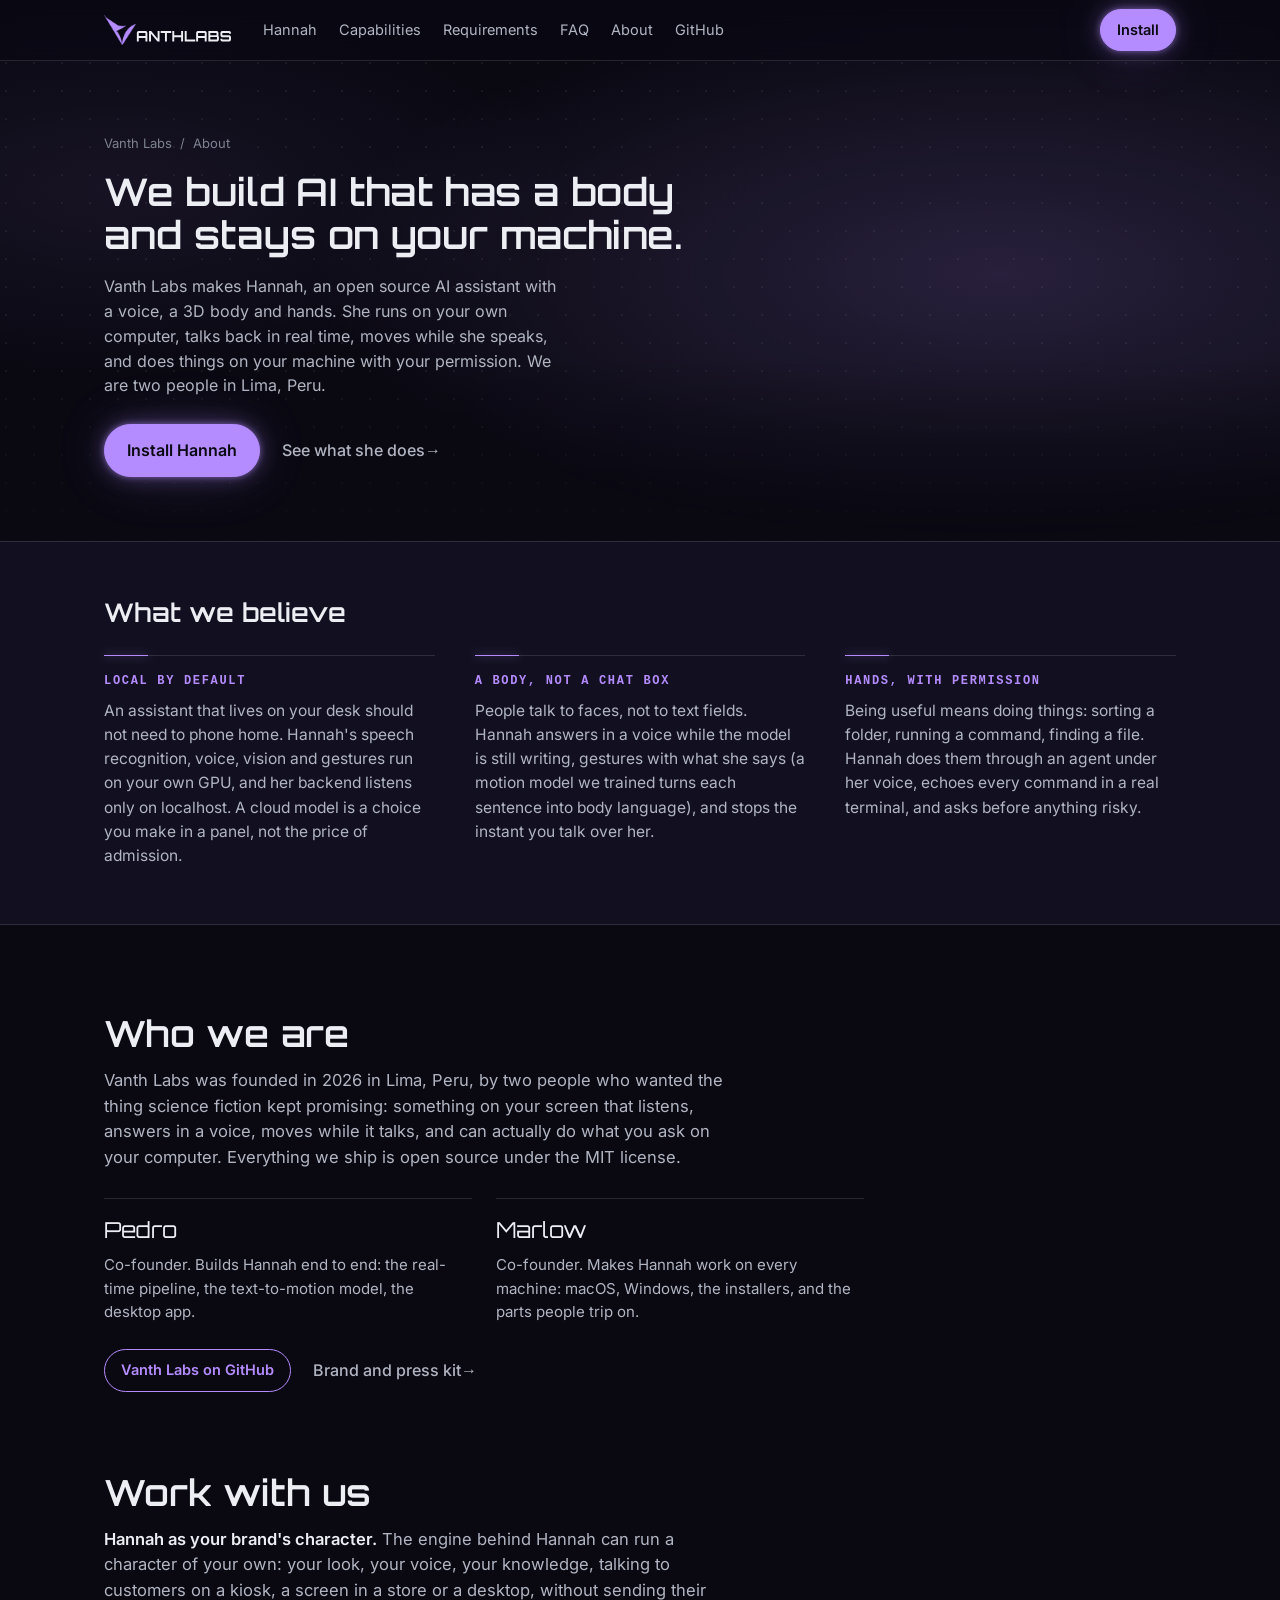
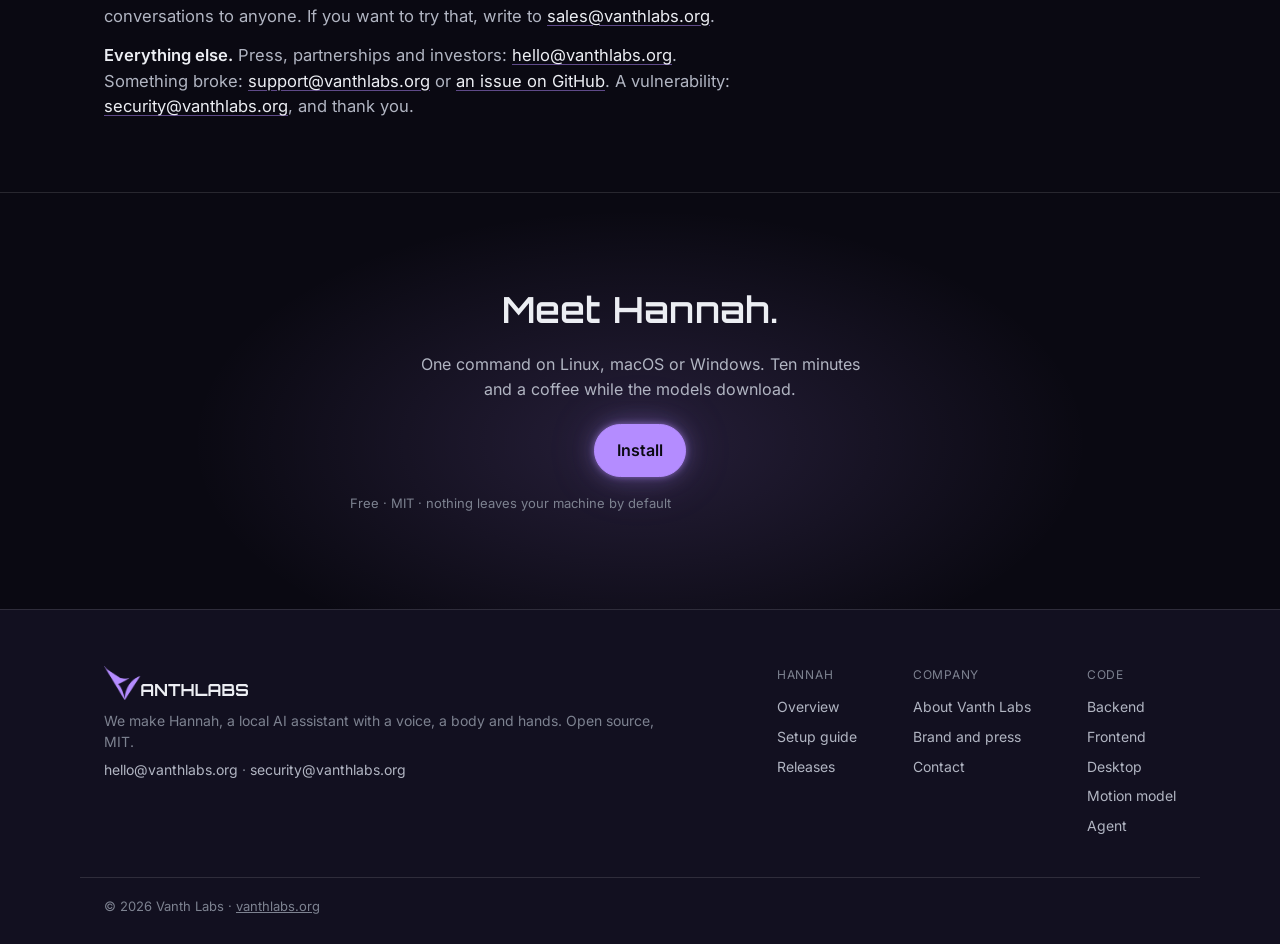
<file: about/index.html>
<!doctype html>
<html lang="en">
<head>
  <meta charset="utf-8">
  <meta name="viewport" content="width=device-width, initial-scale=1">
  <meta name="color-scheme" content="dark">
  <meta name="theme-color" content="#0a0912">
  <title>About Vanth Labs</title>
  <meta name="description" content="Vanth Labs is a two-person company in Lima, Peru, building Hannah: an open source AI assistant with a voice, a 3D body and hands that runs on your own computer.">
  <meta name="author" content="Vanth Labs">
  <link rel="canonical" href="https://vanthlabs.org/about/">
  <meta property="og:type" content="website">
  <meta property="og:site_name" content="Vanth Labs">
  <meta property="og:locale" content="en_US">
  <meta property="og:title" content="About Vanth Labs">
  <meta property="og:description" content="We build AI that has a body and stays on your machine. Two people in Lima, Peru, making Hannah: an open source AI assistant with a voice, a 3D body and hands.">
  <meta property="og:image" content="https://vanthlabs.org/assets/og-vanth.png">
  <meta property="og:image:width" content="1200">
  <meta property="og:image:height" content="630">
  <meta property="og:image:alt" content="The Vanth Labs wordmark: a wing attached to the V">
  <meta property="og:url" content="https://vanthlabs.org/about/">
  <meta name="twitter:card" content="summary_large_image">
  <meta name="twitter:title" content="About Vanth Labs">
  <meta name="twitter:description" content="We build AI that has a body and stays on your machine. Makers of Hannah, an open source AI assistant with a voice, a 3D body and hands.">
  <meta name="twitter:image" content="https://vanthlabs.org/assets/og-vanth.png">
  <link rel="icon" href="/favicon.svg" type="image/svg+xml">
  <link rel="sitemap" type="application/xml" href="/sitemap.xml">
  <script type="application/ld+json">
  {
    "@context": "https://schema.org",
    "@graph": [
      {
        "@type": "Organization",
        "@id": "https://vanthlabs.org/#org",
        "name": "Vanth Labs",
        "url": "https://vanthlabs.org/",
        "logo": "https://vanthlabs.org/assets/vanth-avatar-1024.png",
        "image": "https://vanthlabs.org/assets/og-vanth.png",
        "description": "Vanth Labs builds AI that has a body and stays on your machine. Makers of Hannah, an open source AI assistant with a voice, a 3D body and hands.",
        "foundingDate": "2026",
        "foundingLocation": { "@type": "Place", "name": "Lima, Peru" },
        "founder": [
          { "@id": "https://vanthlabs.org/about/#pedro" },
          { "@id": "https://vanthlabs.org/about/#marlow" }
        ],
        "email": "hello@vanthlabs.org",
        "contactPoint": [
          { "@type": "ContactPoint", "contactType": "sales", "email": "sales@vanthlabs.org" },
          { "@type": "ContactPoint", "contactType": "customer support", "email": "support@vanthlabs.org" },
          { "@type": "ContactPoint", "contactType": "security", "email": "security@vanthlabs.org" }
        ],
        "sameAs": ["https://github.com/Vanth-Labs"]
      },
      { "@type": "Person", "@id": "https://vanthlabs.org/about/#pedro", "name": "Pedro", "jobTitle": "Co-founder", "worksFor": { "@id": "https://vanthlabs.org/#org" } },
      { "@type": "Person", "@id": "https://vanthlabs.org/about/#marlow", "name": "Marlow", "jobTitle": "Co-founder", "worksFor": { "@id": "https://vanthlabs.org/#org" } },
      {
        "@type": "AboutPage",
        "@id": "https://vanthlabs.org/about/#page",
        "url": "https://vanthlabs.org/about/",
        "name": "About Vanth Labs",
        "isPartOf": { "@id": "https://vanthlabs.org/#website" },
        "about": { "@id": "https://vanthlabs.org/#org" },
        "inLanguage": "en"
      },
      {
        "@type": "BreadcrumbList",
        "itemListElement": [
          { "@type": "ListItem", "position": 1, "name": "Vanth Labs", "item": "https://vanthlabs.org/" },
          { "@type": "ListItem", "position": 2, "name": "About", "item": "https://vanthlabs.org/about/" }
        ]
      }
    ]
  }
  </script>
  <link rel="preload" as="font" type="font/woff2" href="/assets/fonts/orbitron-latin.woff2" crossorigin>
  <link rel="preload" as="font" type="font/woff2" href="/assets/fonts/inter-latin.woff2" crossorigin>
  <link rel="stylesheet" href="/styles.css">
</head>
<body>

<header class="nav">
  <div class="wrap nav-inner">
    <a class="brand" href="/"><img src="/assets/vanth-wordmark-header.svg" alt="Vanth Labs" width="127" height="30" decoding="async"></a>
    <nav class="nav-links" aria-label="Site">
      <a href="/">Hannah</a>
      <a href="/#capabilities">Capabilities</a>
      <a href="/#fit">Requirements</a>
      <a href="/#faq">FAQ</a>
      <a href="/about/" aria-current="page">About</a>
      <a href="https://github.com/Vanth-Labs/workspace" target="_blank" rel="noopener">GitHub</a>
    </nav>
    <a class="btn btn-dark" href="/#install">Install</a>
  </div>
</header>

<main>
  <section class="hero hero-solo wrap" aria-labelledby="about-title">
    <div class="hero-copy">
      <nav class="crumbs" aria-label="Breadcrumb"><a href="/">Vanth Labs</a><span>/</span><span aria-current="page">About</span></nav>
      <h1 id="about-title">We build AI that has a body and stays on your machine.</h1>
      <p class="lede">Vanth Labs makes Hannah, an open source AI assistant with a voice, a 3D body and hands. She runs on your own computer, talks back in real time, moves while she speaks, and does things on your machine with your permission. We are two people in Lima, Peru.</p>
      <div class="hero-actions">
        <a class="btn btn-dark btn-lg" href="/#install">Install Hannah</a>
        <a class="link-arrow" href="/">See what she does</a>
      </div>
    </div>
  </section>

  <section class="pillars-band" aria-labelledby="believe-title">
    <div class="wrap">
      <h2 id="believe-title" class="pillars-title">What we believe</h2>
      <div class="pillars">
        <div class="pillar">
          <h3>Local by default</h3>
          <p>An assistant that lives on your desk should not need to phone home. Hannah's speech recognition, voice, vision and gestures run on your own GPU, and her backend listens only on localhost. A cloud model is a choice you make in a panel, not the price of admission.</p>
        </div>
        <div class="pillar">
          <h3>A body, not a chat box</h3>
          <p>People talk to faces, not to text fields. Hannah answers in a voice while the model is still writing, gestures with what she says (a motion model we trained turns each sentence into body language), and stops the instant you talk over her.</p>
        </div>
        <div class="pillar">
          <h3>Hands, with permission</h3>
          <p>Being useful means doing things: sorting a folder, running a command, finding a file. Hannah does them through an agent under her voice, echoes every command in a real terminal, and asks before anything risky.</p>
        </div>
      </div>
    </div>
  </section>

  <section class="wrap letter" aria-labelledby="who-title">
    <h2 id="who-title">Who we are</h2>
    <div class="letter-body">
      <p>Vanth Labs was founded in 2026 in Lima, Peru, by two people who wanted the thing science fiction kept promising: something on your screen that listens, answers in a voice, moves while it talks, and can actually do what you ask on your computer. Everything we ship is open source under the MIT license.</p>
    </div>
    <dl class="founders">
      <div>
        <dt>Pedro</dt>
        <dd>Co-founder. Builds Hannah end to end: the real-time pipeline, the text-to-motion model, the desktop app.</dd>
      </div>
      <div>
        <dt>Marlow</dt>
        <dd>Co-founder. Makes Hannah work on every machine: macOS, Windows, the installers, and the parts people trip on.</dd>
      </div>
    </dl>
    <div class="letter-links">
      <a class="btn btn-ghost" href="https://github.com/Vanth-Labs" target="_blank" rel="noopener">Vanth Labs on GitHub</a>
      <a class="link-arrow" href="/brand/">Brand and press kit</a>
    </div>
  </section>

  <section class="wrap letter work" aria-labelledby="work-title">
    <h2 id="work-title">Work with us</h2>
    <div class="letter-body">
      <p><strong>Hannah as your brand's character.</strong> The engine behind Hannah can run a character of your own: your look, your voice, your knowledge, talking to customers on a kiosk, a screen in a store or a desktop, without sending their conversations to anyone. If you want to try that, write to <a href="mailto:sales@vanthlabs.org">sales@vanthlabs.org</a>.</p>
      <p><strong>Everything else.</strong> Press, partnerships and investors: <a href="mailto:hello@vanthlabs.org">hello@vanthlabs.org</a>. Something broke: <a href="mailto:support@vanthlabs.org">support@vanthlabs.org</a> or <a href="https://github.com/Vanth-Labs/workspace/issues" target="_blank" rel="noopener">an issue on GitHub</a>. A vulnerability: <a href="mailto:security@vanthlabs.org">security@vanthlabs.org</a>, and thank you.</p>
    </div>
  </section>

  <section class="cta-band" aria-label="Install">
    <div class="wrap cta-inner">
      <h2>Meet Hannah.</h2>
      <p class="lede">One command on Linux, macOS or Windows. Ten minutes and a coffee while the models download.</p>
      <a class="btn btn-dark btn-lg" href="/#install">Install</a>
      <p class="hero-fine">Free &middot; MIT &middot; nothing leaves your machine by default</p>
    </div>
  </section>
</main>

<footer class="footer">
  <div class="wrap footer-inner">
    <div>
      <p class="footer-brand"><a href="/"><img src="/assets/vanth-wordmark-header.svg" alt="Vanth Labs" width="144" height="34" loading="lazy" decoding="async"></a></p>
      <p class="footer-tag">We make Hannah, a local AI assistant with a voice, a body and hands. Open source, MIT.</p>
      <p class="footer-tag"><a href="mailto:hello@vanthlabs.org">hello@vanthlabs.org</a> &middot; <a href="mailto:security@vanthlabs.org">security@vanthlabs.org</a></p>
    </div>
    <nav class="footer-cols" aria-label="Project links">
      <div>
        <p class="footer-h">Hannah</p>
        <a href="/">Overview</a>
        <a href="https://github.com/Vanth-Labs/workspace/blob/main/SETUP.md" target="_blank" rel="noopener">Setup guide</a>
        <a href="https://github.com/Vanth-Labs/desktop/releases" target="_blank" rel="noopener">Releases</a>
      </div>
      <div>
        <p class="footer-h">Company</p>
        <a href="/about/">About Vanth Labs</a>
        <a href="/brand/">Brand and press</a>
        <a href="mailto:hello@vanthlabs.org">Contact</a>
      </div>
      <div>
        <p class="footer-h">Code</p>
        <a href="https://github.com/Vanth-Labs/backend" target="_blank" rel="noopener">Backend</a>
        <a href="https://github.com/Vanth-Labs/frontend" target="_blank" rel="noopener">Frontend</a>
        <a href="https://github.com/Vanth-Labs/desktop" target="_blank" rel="noopener">Desktop</a>
        <a href="https://github.com/Vanth-Labs/motion-model" target="_blank" rel="noopener">Motion model</a>
        <a href="https://github.com/Vanth-Labs/agent" target="_blank" rel="noopener">Agent</a>
      </div>
    </nav>
  </div>
  <div class="wrap footer-fine">&copy; 2026 Vanth Labs &middot; <a href="https://vanthlabs.org/">vanthlabs.org</a></div>
</footer>

</body>
</html>
</file>
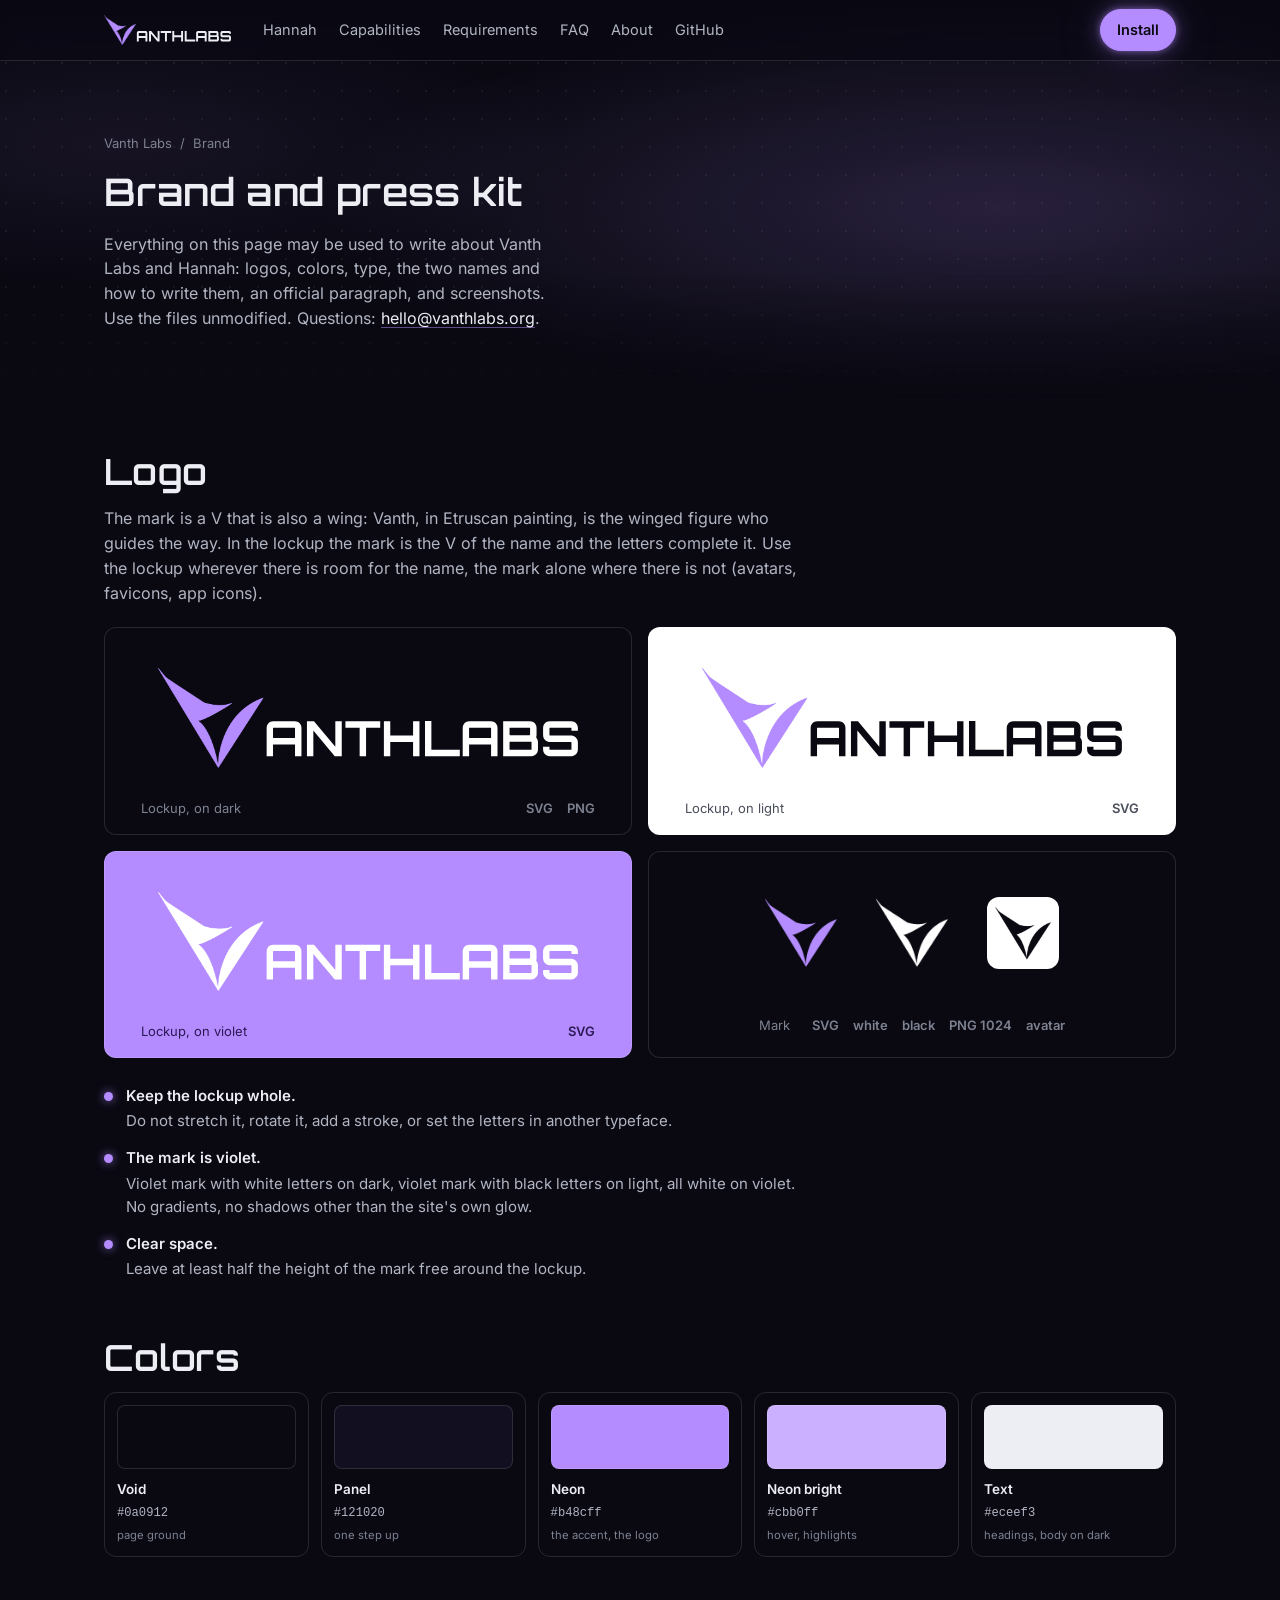
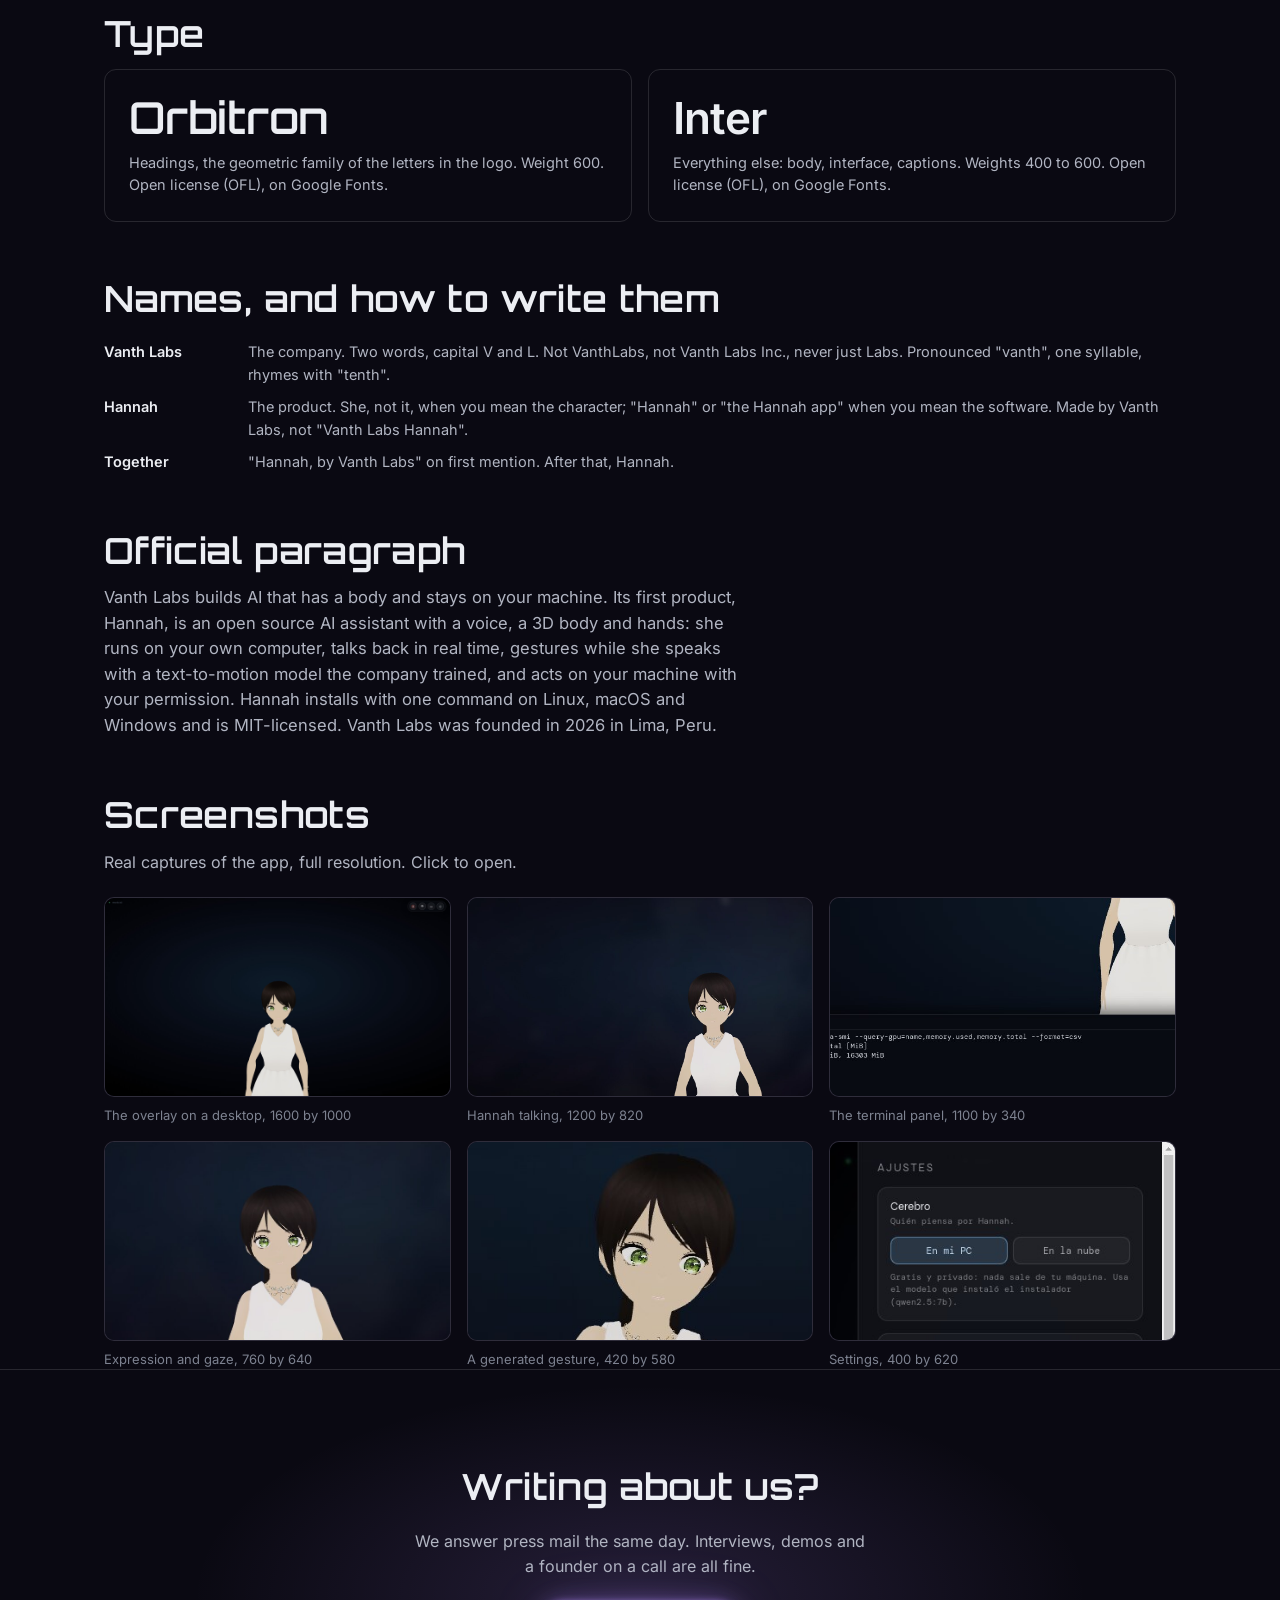
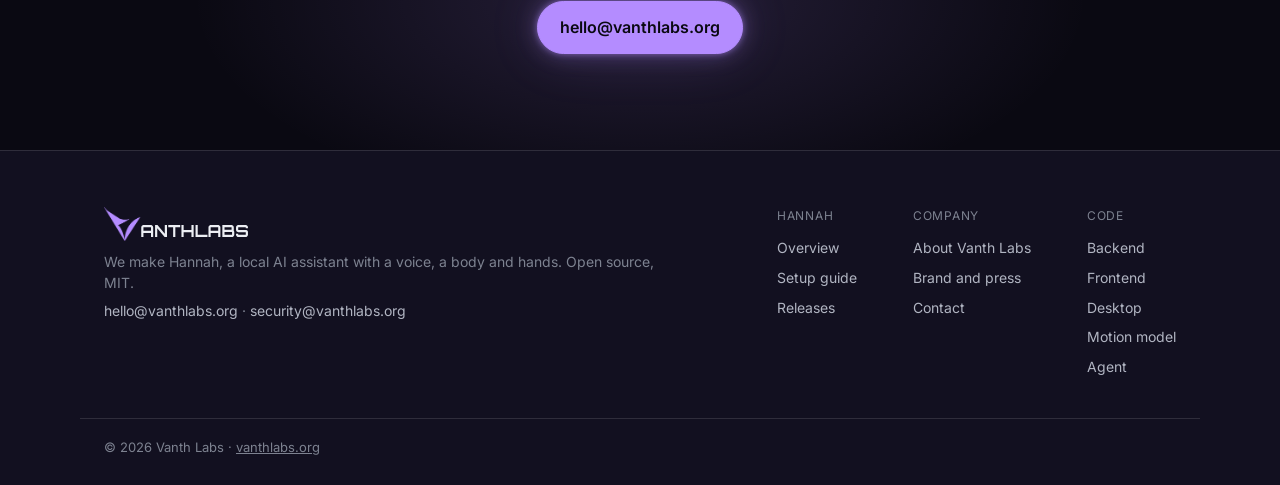
<file: brand/index.html>
<!doctype html>
<html lang="en">
<head>
  <meta charset="utf-8">
  <meta name="viewport" content="width=device-width, initial-scale=1">
  <meta name="color-scheme" content="dark">
  <meta name="theme-color" content="#0a0912">
  <title>Vanth Labs brand and press kit</title>
  <meta name="description" content="Logos, colors, type, naming and screenshots for writing about Vanth Labs and Hannah. Everything here may be used to describe us, unmodified.">
  <meta name="author" content="Vanth Labs">
  <link rel="canonical" href="https://vanthlabs.org/brand/">
  <meta property="og:type" content="website">
  <meta property="og:site_name" content="Vanth Labs">
  <meta property="og:locale" content="en_US">
  <meta property="og:title" content="Vanth Labs brand and press kit">
  <meta property="og:description" content="Logos, colors, type, naming and screenshots for writing about Vanth Labs and Hannah.">
  <meta property="og:image" content="https://vanthlabs.org/assets/og-vanth.png">
  <meta property="og:image:width" content="1200">
  <meta property="og:image:height" content="630">
  <meta property="og:image:alt" content="The Vanth Labs wordmark: a wing attached to the V">
  <meta property="og:url" content="https://vanthlabs.org/brand/">
  <meta name="twitter:card" content="summary_large_image">
  <meta name="twitter:title" content="Vanth Labs brand and press kit">
  <meta name="twitter:description" content="Logos, colors, type, naming and screenshots for writing about Vanth Labs and Hannah.">
  <meta name="twitter:image" content="https://vanthlabs.org/assets/og-vanth.png">
  <link rel="icon" href="/favicon.svg" type="image/svg+xml">
  <link rel="sitemap" type="application/xml" href="/sitemap.xml">
  <script type="application/ld+json">
  {
    "@context": "https://schema.org",
    "@graph": [
      {
        "@type": "WebPage",
        "@id": "https://vanthlabs.org/brand/#page",
        "url": "https://vanthlabs.org/brand/",
        "name": "Vanth Labs brand and press kit",
        "isPartOf": { "@id": "https://vanthlabs.org/#website" },
        "about": { "@id": "https://vanthlabs.org/#org" },
        "inLanguage": "en"
      },
      {
        "@type": "BreadcrumbList",
        "itemListElement": [
          { "@type": "ListItem", "position": 1, "name": "Vanth Labs", "item": "https://vanthlabs.org/" },
          { "@type": "ListItem", "position": 2, "name": "Brand", "item": "https://vanthlabs.org/brand/" }
        ]
      }
    ]
  }
  </script>
  <link rel="preload" as="font" type="font/woff2" href="/assets/fonts/orbitron-latin.woff2" crossorigin>
  <link rel="preload" as="font" type="font/woff2" href="/assets/fonts/inter-latin.woff2" crossorigin>
  <link rel="stylesheet" href="/styles.css">
</head>
<body>

<header class="nav">
  <div class="wrap nav-inner">
    <a class="brand" href="/"><img src="/assets/vanth-wordmark-header.svg" alt="Vanth Labs" width="127" height="30" decoding="async"></a>
    <nav class="nav-links" aria-label="Site">
      <a href="/">Hannah</a>
      <a href="/#capabilities">Capabilities</a>
      <a href="/#fit">Requirements</a>
      <a href="/#faq">FAQ</a>
      <a href="/about/">About</a>
      <a href="https://github.com/Vanth-Labs/workspace" target="_blank" rel="noopener">GitHub</a>
    </nav>
    <a class="btn btn-dark" href="/#install">Install</a>
  </div>
</header>

<main>
  <section class="hero hero-solo wrap" aria-labelledby="brand-title">
    <div class="hero-copy">
      <nav class="crumbs" aria-label="Breadcrumb"><a href="/">Vanth Labs</a><span>/</span><span aria-current="page">Brand</span></nav>
      <h1 id="brand-title">Brand and press kit</h1>
      <p class="lede">Everything on this page may be used to write about Vanth Labs and Hannah: logos, colors, type, the two names and how to write them, an official paragraph, and screenshots. Use the files unmodified. Questions: <a href="mailto:hello@vanthlabs.org">hello@vanthlabs.org</a>.</p>
    </div>
  </section>

  <section class="wrap kit" aria-labelledby="logo-title">
    <h2 id="logo-title">Logo</h2>
    <p class="kit-note">The mark is a V that is also a wing: Vanth, in Etruscan painting, is the winged figure who guides the way. In the lockup the mark is the V of the name and the letters complete it. Use the lockup wherever there is room for the name, the mark alone where there is not (avatars, favicons, app icons).</p>
    <div class="logo-grid">
      <figure class="logo-tile on-void">
        <img src="/assets/vanth-wordmark.svg" alt="Vanth Labs lockup, violet mark and white letters on dark" width="600" height="142">
        <figcaption>Lockup, on dark <span class="dl-links"><a href="/assets/vanth-wordmark.svg" download>SVG</a> <a href="/assets/vanth-wordmark-2048.png" download>PNG</a></span></figcaption>
      </figure>
      <figure class="logo-tile on-white">
        <img src="/assets/vanth-wordmark-black.svg" alt="Vanth Labs lockup, violet mark and black letters on white" width="600" height="142">
        <figcaption>Lockup, on light <span class="dl-links"><a href="/assets/vanth-wordmark-black.svg" download>SVG</a></span></figcaption>
      </figure>
      <figure class="logo-tile on-neon">
        <img src="/assets/vanth-wordmark-white.svg" alt="Vanth Labs lockup, all white on violet" width="600" height="142">
        <figcaption>Lockup, on violet <span class="dl-links"><a href="/assets/vanth-wordmark-white.svg" download>SVG</a></span></figcaption>
      </figure>
      <figure class="logo-tile on-void marks">
        <img src="/assets/vanth-mark.svg" alt="The Vanth Labs mark: a winged V" width="96" height="90">
        <img src="/assets/vanth-mark-white.svg" alt="The mark in white" width="96" height="90">
        <img class="on-white-chip" src="/assets/vanth-mark-black.svg" alt="The mark in black" width="96" height="90">
        <figcaption>Mark <span class="dl-links"><a href="/assets/vanth-mark.svg" download>SVG</a> <a href="/assets/vanth-mark-white.svg" download>white</a> <a href="/assets/vanth-mark-black.svg" download>black</a> <a href="/assets/vanth-mark-1024.png" download>PNG 1024</a> <a href="/assets/vanth-avatar-1024.png" download>avatar</a></span></figcaption>
      </figure>
    </div>
    <ul class="checks kit-rules">
      <li><strong>Keep the lockup whole.</strong> Do not stretch it, rotate it, add a stroke, or set the letters in another typeface.</li>
      <li><strong>The mark is violet.</strong> Violet mark with white letters on dark, violet mark with black letters on light, all white on violet. No gradients, no shadows other than the site's own glow.</li>
      <li><strong>Clear space.</strong> Leave at least half the height of the mark free around the lockup.</li>
    </ul>
  </section>

  <section class="wrap kit" aria-labelledby="color-title">
    <h2 id="color-title">Colors</h2>
    <div class="swatches">
      <div class="swatch" style="--c:#0a0912"><span class="chip"></span><strong>Void</strong><code>#0a0912</code><small>page ground</small></div>
      <div class="swatch" style="--c:#121020"><span class="chip"></span><strong>Panel</strong><code>#121020</code><small>one step up</small></div>
      <div class="swatch" style="--c:#b48cff"><span class="chip"></span><strong>Neon</strong><code>#b48cff</code><small>the accent, the logo</small></div>
      <div class="swatch" style="--c:#cbb0ff"><span class="chip"></span><strong>Neon bright</strong><code>#cbb0ff</code><small>hover, highlights</small></div>
      <div class="swatch" style="--c:#eceef3"><span class="chip"></span><strong>Text</strong><code>#eceef3</code><small>headings, body on dark</small></div>
    </div>
  </section>

  <section class="wrap kit" aria-labelledby="type-title">
    <h2 id="type-title">Type</h2>
    <div class="type-row">
      <div class="type-card">
        <p class="type-sample serif">Orbitron</p>
        <p>Headings, the geometric family of the letters in the logo. Weight 600. Open license (OFL), on Google Fonts.</p>
      </div>
      <div class="type-card">
        <p class="type-sample sans">Inter</p>
        <p>Everything else: body, interface, captions. Weights 400 to 600. Open license (OFL), on Google Fonts.</p>
      </div>
    </div>
  </section>

  <section class="wrap kit" aria-labelledby="names-title">
    <h2 id="names-title">Names, and how to write them</h2>
    <dl class="facts naming">
      <div><dt>Vanth Labs</dt><dd>The company. Two words, capital V and L. Not VanthLabs, not Vanth Labs Inc., never just Labs. Pronounced "vanth", one syllable, rhymes with "tenth".</dd></div>
      <div><dt>Hannah</dt><dd>The product. She, not it, when you mean the character; "Hannah" or "the Hannah app" when you mean the software. Made by Vanth Labs, not "Vanth Labs Hannah".</dd></div>
      <div><dt>Together</dt><dd>"Hannah, by Vanth Labs" on first mention. After that, Hannah.</dd></div>
    </dl>
  </section>

  <section class="wrap kit" aria-labelledby="boiler-title">
    <h2 id="boiler-title">Official paragraph</h2>
    <div class="letter-body">
      <p>Vanth Labs builds AI that has a body and stays on your machine. Its first product, Hannah, is an open source AI assistant with a voice, a 3D body and hands: she runs on your own computer, talks back in real time, gestures while she speaks with a text-to-motion model the company trained, and acts on your machine with your permission. Hannah installs with one command on Linux, macOS and Windows and is MIT-licensed. Vanth Labs was founded in 2026 in Lima, Peru.</p>
    </div>
  </section>

  <section class="wrap kit" aria-labelledby="shots-title">
    <h2 id="shots-title">Screenshots</h2>
    <p class="kit-note">Real captures of the app, full resolution. Click to open.</p>
    <div class="shots-grid">
      <a href="/assets/app.jpg"><img src="/assets/app.jpg" width="1600" height="1000" alt="Hannah floating over a desktop, mid-sentence" loading="lazy"><span>The overlay on a desktop, 1600 by 1000</span></a>
      <a href="/assets/hero.jpg"><img src="/assets/hero.jpg" width="1200" height="820" alt="Hannah, close, talking" loading="lazy"><span>Hannah talking, 1200 by 820</span></a>
      <a href="/assets/terminal.jpg"><img src="/assets/terminal.jpg" width="1100" height="340" alt="The terminal panel under Hannah's window" loading="lazy"><span>The terminal panel, 1100 by 340</span></a>
      <a href="/assets/portrait.jpg"><img src="/assets/portrait.jpg" width="760" height="640" alt="Close-up of Hannah's face" loading="lazy"><span>Expression and gaze, 760 by 640</span></a>
      <a href="/assets/gesture.jpg"><img src="/assets/gesture.jpg" width="420" height="580" alt="Hannah gesturing with one hand" loading="lazy"><span>A generated gesture, 420 by 580</span></a>
      <a href="/assets/settings.jpg"><img src="/assets/settings.jpg" width="400" height="620" alt="The settings panel" loading="lazy"><span>Settings, 400 by 620</span></a>
    </div>
  </section>

  <section class="cta-band" aria-label="Contact">
    <div class="wrap cta-inner">
      <h2>Writing about us?</h2>
      <p class="lede">We answer press mail the same day. Interviews, demos and a founder on a call are all fine.</p>
      <a class="btn btn-dark btn-lg" href="mailto:hello@vanthlabs.org">hello@vanthlabs.org</a>
    </div>
  </section>
</main>

<footer class="footer">
  <div class="wrap footer-inner">
    <div>
      <p class="footer-brand"><a href="/"><img src="/assets/vanth-wordmark-header.svg" alt="Vanth Labs" width="144" height="34" loading="lazy" decoding="async"></a></p>
      <p class="footer-tag">We make Hannah, a local AI assistant with a voice, a body and hands. Open source, MIT.</p>
      <p class="footer-tag"><a href="mailto:hello@vanthlabs.org">hello@vanthlabs.org</a> &middot; <a href="mailto:security@vanthlabs.org">security@vanthlabs.org</a></p>
    </div>
    <nav class="footer-cols" aria-label="Project links">
      <div>
        <p class="footer-h">Hannah</p>
        <a href="/">Overview</a>
        <a href="https://github.com/Vanth-Labs/workspace/blob/main/SETUP.md" target="_blank" rel="noopener">Setup guide</a>
        <a href="https://github.com/Vanth-Labs/desktop/releases" target="_blank" rel="noopener">Releases</a>
      </div>
      <div>
        <p class="footer-h">Company</p>
        <a href="/about/">About Vanth Labs</a>
        <a href="/brand/">Brand and press</a>
        <a href="mailto:hello@vanthlabs.org">Contact</a>
      </div>
      <div>
        <p class="footer-h">Code</p>
        <a href="https://github.com/Vanth-Labs/backend" target="_blank" rel="noopener">Backend</a>
        <a href="https://github.com/Vanth-Labs/frontend" target="_blank" rel="noopener">Frontend</a>
        <a href="https://github.com/Vanth-Labs/desktop" target="_blank" rel="noopener">Desktop</a>
        <a href="https://github.com/Vanth-Labs/motion-model" target="_blank" rel="noopener">Motion model</a>
        <a href="https://github.com/Vanth-Labs/agent" target="_blank" rel="noopener">Agent</a>
      </div>
    </nav>
  </div>
  <div class="wrap footer-fine">&copy; 2026 Vanth Labs &middot; <a href="https://vanthlabs.org/">vanthlabs.org</a></div>
</footer>

</body>
</html>
</file>
<file: styles.css>
/* Fonts, self-hosted (OFL, the latin subsets Google Fonts serves): one origin, preloaded, no third-party CSS. */
@font-face { font-family: "Orbitron"; font-style: normal; font-weight: 400 900; font-display: swap; src: url("/assets/fonts/orbitron-latin.woff2") format("woff2"); unicode-range: U+0000-00FF, U+0131, U+0152-0153, U+02BB-02BC, U+02C6, U+02DA, U+02DC, U+0304, U+0308, U+0329, U+2000-206F, U+20AC, U+2122, U+2191, U+2193, U+2212, U+2215, U+FEFF, U+FFFD; }
@font-face { font-family: "Fraunces"; font-style: normal; font-weight: 500; font-display: swap; src: url("/assets/fonts/fraunces-latin.woff2") format("woff2"); unicode-range: U+0000-00FF, U+0131, U+0152-0153, U+02BB-02BC, U+02C6, U+02DA, U+02DC, U+0304, U+0308, U+0329, U+2000-206F, U+20AC, U+2122, U+2191, U+2193, U+2212, U+2215, U+FEFF, U+FFFD; }
@font-face { font-family: "Inter"; font-style: normal; font-weight: 400 600; font-display: swap; src: url("/assets/fonts/inter-latin.woff2") format("woff2"); unicode-range: U+0000-00FF, U+0131, U+0152-0153, U+02BB-02BC, U+02C6, U+02DA, U+02DC, U+0304, U+0308, U+0329, U+2000-206F, U+20AC, U+2122, U+2191, U+2193, U+2212, U+2215, U+FEFF, U+FFFD; }

/* Hannah: landing (v4, the HUD).
   Structure: a product-in-use hero (her window on a real desktop), three pillars, four real
   exchanges with their captures, one job told step by step beside a sticky capture, the
   capabilities with a sticky index, requirements, providers, the install command, a letter,
   the FAQ and a close. Every clip and still is cut from a recording session; every number is
   measured. Nothing is generated.

   Palette, unchanged from v3: neon, kept minimal:
     void   #0a0912  near-black pulled a step toward violet; the page ground
     panel  #121020  one step up, for bands, code and the footer
     fog    white at 6% / 12% / 22% for surfaces and hairlines
     text   #eceef3 / #b1b5c2 / #7d8290
     neon   #b48cff  electric lilac, the ONE accent. It glows only where it points at something
                     (the CTA, the live bar, the free VRAM, the command box, the HUD marks);
                     running text never glows, it has to stay readable (7.6:1 on the void).
   What is new is the instrument-panel vocabulary: a hairline of progress at the top, monospace
   eyebrows with a lit dot, corner brackets on every capture (the "frame"), a faint dot grid
   behind the hero, and motion tied to the scroll (reveals and the sticky job).
   Type: Orbitron for headings (the family of the logo letters), Inter for text, the system
   monospace for HUD labels and transcripts. */

:root {
  --void: #0a0912;
  --panel: #121020;
  --fog-1: rgba(255, 255, 255, 0.06);
  --fog-2: rgba(255, 255, 255, 0.12);
  --fog-3: rgba(255, 255, 255, 0.22);
  --text: #eceef3;
  --text-2: #b1b5c2;
  --text-3: #7d8290;
  --neon: #b48cff;
  --neon-bright: #cbb0ff;
  --neon-rgb: 180, 140, 255;
  --neon-dim: rgba(var(--neon-rgb), 0.16);
  --hair: rgba(var(--neon-rgb), 0.24);     /* a violet hairline, for frames and rules that matter */
  /* layered: a tight core, a soft spill, a wide wash, reads as a light source, not a blur */
  --neon-glow: 0 0 6px rgba(var(--neon-rgb), 0.55), 0 0 22px rgba(var(--neon-rgb), 0.32), 0 0 56px rgba(var(--neon-rgb), 0.14);
  --neon-glow-hover: 0 0 8px rgba(var(--neon-rgb), 0.7), 0 0 30px rgba(var(--neon-rgb), 0.45), 0 0 80px rgba(var(--neon-rgb), 0.2);
  --serif: "Orbitron", "Fraunces", Georgia, sans-serif;   /* the display face: the geometric letters of the logo */
  --sans: "Inter", -apple-system, BlinkMacSystemFont, "Segoe UI", Roboto, sans-serif;
  --mono: ui-monospace, "SF Mono", "JetBrains Mono", Menlo, Consolas, monospace;
  --wrap: 1120px;
  --r: 8px;
  --ease: cubic-bezier(0.2, 0.7, 0.2, 1);
}

* { margin: 0; padding: 0; box-sizing: border-box; }
html { scroll-behavior: smooth; }
@media (prefers-reduced-motion: reduce) { html { scroll-behavior: auto; } }
body {
  background: var(--void);
  color: var(--text);
  font-family: var(--sans);
  font-size: 16px;
  line-height: 1.55;
  -webkit-font-smoothing: antialiased;
  overflow-x: hidden;
}
::selection { background: var(--neon); color: var(--void); }
a { color: inherit; }
img, video, canvas { display: block; max-width: 100%; height: auto; }
code { font-family: var(--mono); font-size: 0.9em; background: var(--fog-1); padding: 1px 5px; border-radius: 4px; color: var(--text); }
pre code { background: none; padding: 0; font-size: 13.5px; }
:focus-visible { outline: 2px solid var(--neon); outline-offset: 3px; }

.wrap { max-width: var(--wrap); margin: 0 auto; padding-left: 24px; padding-right: 24px; }

h1, h2, h3 { font-family: var(--serif); font-weight: 600; letter-spacing: 0.01em; text-wrap: balance; }
h2 { font-size: clamp(28px, 3vw, 36px); line-height: 1.15; margin-bottom: 14px; }
h3 { font-size: 20px; line-height: 1.25; margin-bottom: 12px; }
p { max-width: 64ch; }
.sub { font-size: 13px; font-weight: 500; letter-spacing: 0.02em; color: var(--text-3); margin-bottom: 10px; }
.src { font-size: 13.5px; color: var(--text-3); margin-top: 14px; }
.lede { font-size: clamp(16px, 1.25vw, 18px); color: var(--text-2); max-width: 46ch; }

/* ── HUD vocabulary ──────────────────────────────────────────────────────── */
/* eyebrow: a monospace label with a lit dot, the instrument-panel way of naming a section */
.eyebrow {
  display: inline-flex; align-items: center; gap: 9px;
  font-family: var(--mono); font-size: 11.5px; letter-spacing: 0.14em; text-transform: uppercase;
  color: var(--neon); margin-bottom: 14px;
}
.eyebrow i { width: 6px; height: 6px; border-radius: 50%; background: var(--neon); box-shadow: 0 0 8px rgba(var(--neon-rgb), 0.9), 0 0 18px rgba(var(--neon-rgb), 0.5); }

/* frame: every capture sits in a hairline of violet with four corner brackets just outside it.
   In a figure the media is wrapped in .shot and the brackets belong to it (so a caption below
   stays outside them); a plain .frame box gets them directly. */
.frame { position: relative; margin: 0; }
.shot { position: relative; }
.shot > video, .shot > img, .shot > picture > img, div.frame > video {
  width: 100%; height: auto; border-radius: 10px;
  border: 1px solid var(--hair); background: var(--panel);
}
.shot > picture { display: block; }
.shot::after, div.frame::after {
  content: ""; position: absolute; inset: -6px; pointer-events: none;
  --c: linear-gradient(var(--neon), var(--neon));
  background:
    var(--c) top left / 14px 1px no-repeat,     var(--c) top left / 1px 14px no-repeat,
    var(--c) top right / 14px 1px no-repeat,    var(--c) top right / 1px 14px no-repeat,
    var(--c) bottom left / 14px 1px no-repeat,  var(--c) bottom left / 1px 14px no-repeat,
    var(--c) bottom right / 14px 1px no-repeat, var(--c) bottom right / 1px 14px no-repeat;
  opacity: 0.55; transition: opacity 0.25s;
}
.frame:hover .shot::after, div.frame:hover::after { opacity: 1; }
figure.frame > figcaption { margin-top: 10px; font-size: 13px; color: var(--text-3); }
figcaption { margin-top: 8px; font-size: 13px; color: var(--text-3); }

/* the scroll progress hairline */
.progress { position: fixed; top: 0; left: 0; right: 0; height: 2px; z-index: 30; pointer-events: none; }
.progress i { display: block; height: 100%; width: 100%; background: var(--neon); box-shadow: 0 0 8px rgba(var(--neon-rgb), 0.9); transform: scaleX(0); transform-origin: 0 50%; }

/* ── buttons & links ─────────────────────────────────────────────────────── */
.btn {
  display: inline-flex; align-items: center; justify-content: center;
  padding: 9px 16px; border-radius: 999px;
  font-weight: 600; font-size: 14.5px; text-decoration: none;
  border: 1px solid var(--neon); transition: background 0.15s, color 0.15s, box-shadow 0.15s, transform 0.15s;
}
.btn-dark { background: var(--neon); color: var(--void); box-shadow: var(--neon-glow); }
.btn-dark:hover { background: var(--neon-bright); box-shadow: var(--neon-glow-hover); transform: translateY(-1px); }
.btn-lg { padding: 13px 22px; font-size: 16px; }
.link-arrow { font-weight: 500; text-decoration: none; color: var(--text-2); }
.link-arrow::after { content: " \2192"; display: inline-block; transition: transform 0.2s var(--ease); }
.link-arrow:hover { color: var(--neon); }
.link-arrow:hover::after { transform: translateX(3px); }
.link-btn { background: none; border: 0; padding: 0; font: inherit; font-size: 15px; cursor: pointer; }
.btn-ghost { background: transparent; color: var(--neon); }
.btn-ghost:hover { background: var(--neon-dim); box-shadow: 0 0 22px rgba(var(--neon-rgb), 0.25); }

/* ── nav ─────────────────────────────────────────────────────────────────── */
.nav { position: sticky; top: 0; z-index: 10; background: rgba(10, 9, 18, 0.72); backdrop-filter: blur(14px) saturate(140%); -webkit-backdrop-filter: blur(14px) saturate(140%); border-bottom: 1px solid var(--fog-2); }
.nav-inner { display: flex; align-items: center; gap: 32px; height: 60px; }
.brand { display: inline-flex; align-items: center; text-decoration: none; }
.brand img { display: block; height: 30px; width: auto; }
.nav-links { display: flex; gap: 22px; margin-right: auto; }
.nav-links a { font-size: 14.5px; color: var(--text-2); text-decoration: none; transition: color 0.15s; }
.nav-links a:hover { color: var(--text); }

/* ── hero ────────────────────────────────────────────────────────────────── */
/* Copy on the left, the product in use on the right: her window on a real desktop, in a frame
   lit from behind. A dot grid and two halos light the room; both bleed past the column. */
.hero {
  position: relative; isolation: isolate;
  display: grid; grid-template-columns: minmax(0, 5fr) minmax(0, 7fr);
  gap: 48px; align-items: center;
  padding-top: 72px; padding-bottom: 64px;
}
.hero::before {
  content: ""; position: absolute; inset: -40px -20vw; z-index: -1; pointer-events: none;
  background:
    radial-gradient(ellipse 60% 70% at 72% 45%, rgba(var(--neon-rgb), 0.18), transparent 70%),
    radial-gradient(ellipse 40% 50% at 18% 30%, rgba(var(--neon-rgb), 0.08), transparent 70%),
    radial-gradient(rgba(255, 255, 255, 0.06) 1px, transparent 1.4px) 0 0 / 28px 28px;
  -webkit-mask-image: linear-gradient(to bottom, #000 60%, transparent); mask-image: linear-gradient(to bottom, #000 60%, transparent);
}
.hero h1 { font-size: clamp(28px, 3.4vw, 42px); line-height: 1.12; margin-bottom: 18px; }
.hero-actions { display: flex; align-items: center; gap: 22px; margin-top: 26px; }
.hero-fine { margin-top: 18px; font-size: 13px; color: var(--text-3); }
.hud { list-style: none; margin-top: 30px; display: flex; flex-wrap: wrap; gap: 8px 22px; font-family: var(--mono); font-size: 12px; letter-spacing: 0.02em; color: var(--text-3); }
.hud li { display: inline-flex; align-items: center; gap: 8px; }
.hud li::before { content: ""; width: 5px; height: 5px; border-radius: 50%; background: var(--neon); box-shadow: 0 0 6px rgba(var(--neon-rgb), 0.8); }
.hud b { color: var(--text); font-weight: 600; font-variant-numeric: tabular-nums; }
/* the frame is lit from behind: a tinted hairline and a wide, faint spill onto the void */
.hero-shot .shot > video {
  border-radius: 12px; border-color: rgba(var(--neon-rgb), 0.35);
  box-shadow: 0 0 0 1px rgba(var(--neon-rgb), 0.08), 0 0 48px rgba(var(--neon-rgb), 0.22), 0 24px 80px rgba(0, 0, 0, 0.55);
}
.hero-shot .shot::after { opacity: 0.8; }

/* ── pillars band ────────────────────────────────────────────────────────── */
.pillars-band { border-top: 1px solid var(--fog-2); border-bottom: 1px solid var(--fog-2); padding: 56px 0; background: var(--panel); }
.pillars-title { font-size: clamp(20px, 2vw, 26px); margin-bottom: 28px; }
.pillars { display: grid; grid-template-columns: repeat(3, minmax(0, 1fr)); gap: 40px; }
.pillar { position: relative; padding-top: 18px; border-top: 1px solid var(--fog-2); }
.pillar::before { content: ""; position: absolute; top: -1px; left: 0; width: 44px; height: 1px; background: var(--neon); box-shadow: 0 0 8px rgba(var(--neon-rgb), 0.8); }
.pillar h3 { color: var(--neon); font-family: var(--mono); font-weight: 600; font-size: 12px; letter-spacing: 0.14em; text-transform: uppercase; margin-bottom: 10px; }
.pillar p { color: var(--text-2); font-size: 15.5px; }
.pillar-num { margin-top: 12px; font-size: 13.5px; color: var(--text-3); font-variant-numeric: tabular-nums; }
.pillar-num span { color: var(--text); font-weight: 600; }

/* ── what you can say ────────────────────────────────────────────────────── */
.says { padding-top: 88px; padding-bottom: 32px; }
.says .lede { margin-bottom: 32px; max-width: 60ch; }
.says-grid { display: grid; grid-template-columns: repeat(2, minmax(0, 1fr)); gap: 28px; }
.say {
  display: grid; gap: 16px; padding: 12px 12px 16px;
  border: 1px solid var(--fog-2); border-radius: 16px;
  background: linear-gradient(180deg, rgba(255, 255, 255, 0.035), rgba(255, 255, 255, 0) 60%);
  transition: border-color 0.25s, transform 0.35s var(--ease), box-shadow 0.35s;
}
.say:hover { border-color: rgba(var(--neon-rgb), 0.4); transform: translateY(-3px); box-shadow: 0 24px 60px rgba(0, 0, 0, 0.45), 0 0 40px rgba(var(--neon-rgb), 0.08); }
.say .frame { margin: 6px; }
.say .frame figcaption { position: absolute; right: 10px; bottom: 10px; margin: 0; font-family: var(--mono); font-size: 10.5px; letter-spacing: 0.1em; text-transform: uppercase; color: var(--neon); background: rgba(10, 9, 18, 0.7); border: 1px solid var(--hair); padding: 3px 7px; border-radius: 999px; }
.say .transcript { padding: 0 8px; }
.says .src { margin-top: 30px; }

/* transcript */
.transcript { border-left: 2px solid var(--fog-2); padding-left: 16px; font-size: 14.5px; color: var(--text-2); }
.transcript p { margin: 0 0 10px; max-width: none; display: grid; grid-template-columns: 64px 1fr; gap: 10px; }
.transcript p:last-child { margin: 0; }
.who { font-family: var(--mono); font-size: 11px; letter-spacing: 0.06em; text-transform: uppercase; color: var(--text-3); padding-top: 3px; }
.who.her { color: var(--neon); }
.transcript .note { display: block; grid-template-columns: none; margin-top: 8px; font-size: 13px; color: var(--text-3); }

/* ── the job, step by step (sticky capture) ──────────────────────────────── */
.story { padding: 96px 0 24px; border-top: 1px solid var(--fog-2); }
.story-head { margin-bottom: 24px; }
.story-head .lede { max-width: 60ch; }
.story-grid { display: grid; grid-template-columns: minmax(0, 5fr) minmax(0, 7fr); gap: 56px; align-items: start; }
.story-steps { display: grid; }
.step { min-height: 66vh; display: flex; flex-direction: column; justify-content: center; padding: 24px 0; opacity: 0.4; transition: opacity 0.45s; }
.step.is-active { opacity: 1; }
.step-n { font-family: var(--mono); font-size: 12px; letter-spacing: 0.16em; color: var(--neon); margin-bottom: 10px; }
.step h3 { font-size: 24px; margin-bottom: 14px; }
.step-note { margin-top: 14px; font-size: 14px; color: var(--text-3); }
.story-media { position: relative; align-self: stretch; }
.story-sticky { position: sticky; top: 92px; aspect-ratio: 1400 / 654; }
.story-sticky > video { position: absolute; inset: 0; width: 100%; height: 100%; opacity: 0; transition: opacity 0.55s var(--ease); }
.story-sticky > video.is-active { opacity: 1; }
.story-tag { position: absolute; top: 12px; left: 12px; margin: 0; font-family: var(--mono); font-size: 11px; letter-spacing: 0.12em; text-transform: uppercase; color: var(--neon); background: rgba(10, 9, 18, 0.72); border: 1px solid rgba(var(--neon-rgb), 0.35); padding: 4px 9px; border-radius: 999px; backdrop-filter: blur(6px); }
.story-tag::before { content: ""; display: inline-block; width: 5px; height: 5px; border-radius: 50%; background: var(--neon); box-shadow: 0 0 6px rgba(var(--neon-rgb), 0.9); margin-right: 7px; vertical-align: 1px; }
.story-tag span { display: none; }
.story-tag span.is-on { display: inline; }
.step code { background: none; padding: 0; color: var(--text); }

/* ── capabilities: sticky index + sections ───────────────────────────────── */
.caps { display: grid; grid-template-columns: 200px minmax(0, 1fr); gap: 56px; padding-top: 88px; padding-bottom: 24px; }
.caps-index { position: sticky; top: 84px; align-self: start; display: flex; flex-direction: column; }
.caps-index a { padding: 9px 0; border-top: 1px solid var(--fog-2); font-size: 14px; color: var(--text-3); text-decoration: none; transition: color 0.15s; }
.caps-index a:last-child { border-bottom: 1px solid var(--fog-2); }
.caps-index a:hover, .caps-index a.is-active { color: var(--text); }
.caps-index a.is-active { border-top-color: var(--neon); }
.cap { padding-bottom: 72px; margin-bottom: 72px; border-bottom: 1px solid var(--fog-2); scroll-margin-top: 84px; }
.cap:last-child { border-bottom: 0; margin-bottom: 0; }
.cap > p { color: var(--text-2); }
.wide-shot { margin-top: 26px; max-width: 760px; }
.hud-row { margin-top: 30px; display: grid; grid-template-columns: 200px minmax(0, 1fr); gap: 36px; align-items: start; }
.hud-shot img { width: 200px; border-radius: 12px; }
.hud-row .facts { margin-top: 0; }
.hud-row .facts div { grid-template-columns: 120px 1fr; }

/* data bars (latency) */
.datagrid { margin-top: 26px; display: grid; gap: 10px; max-width: 640px; }
.datarow { display: grid; grid-template-columns: 170px 1fr 64px; align-items: center; gap: 14px; font-size: 14px; }
.dl { color: var(--text-2); }
.bar { height: 10px; background: var(--fog-1); border-radius: 2px; overflow: hidden; }
.bar i { display: block; height: 100%; width: var(--w); background: var(--text-2); border-radius: 2px; transform-origin: 0 50%; }
.js .in .bar i { animation: grow 1.1s var(--ease) both; }
@keyframes grow { from { transform: scaleX(0); } to { transform: scaleX(1); } }
.datarow:first-child .bar i { background: var(--neon); box-shadow: var(--neon-glow); }
.dv { text-align: right; font-variant-numeric: tabular-nums; font-weight: 500; }

/* facts (definition lists) */
.facts { margin-top: 22px; display: grid; gap: 10px; }
.facts div { display: grid; grid-template-columns: 96px 1fr; gap: 14px; font-size: 14.5px; }
.facts dt { color: var(--text-3); }
.facts dd { color: var(--text-2); }
.facts dt code { background: none; padding: 0; color: var(--text); }
.facts-row { grid-template-columns: repeat(3, 1fr); gap: 24px; max-width: none; }
.facts-row div { grid-template-columns: 1fr; gap: 4px; }

/* captures */
.shots-2 { margin-top: 26px; display: grid; grid-template-columns: minmax(0, 1fr) minmax(0, 1.4fr); gap: 22px; align-items: end; }
.shots-2 figure, .wide-shot, .widget-shot, .settings-shot { margin: 0; }
.settings-shot img { border-radius: var(--r); border: 1px solid var(--fog-3); }
.desktop-row { margin-top: 26px; display: grid; grid-template-columns: 240px minmax(0, 1fr); gap: 40px; align-items: start; }
.widget-shot img { width: 240px; border-radius: 12px; }
.swap-shot { max-width: 440px; margin-bottom: 26px; }

/* tiles (desktops, providers) */
.grid-tiles { list-style: none; display: grid; grid-template-columns: repeat(3, 1fr); gap: 10px; }
.grid-tiles li {
  padding: 11px 14px; border: 1px solid var(--fog-2); border-radius: var(--r);
  font-size: 14px; font-weight: 500; background: var(--fog-1);
  display: flex; justify-content: space-between; align-items: baseline; gap: 8px;
  transition: border-color 0.15s, box-shadow 0.15s;
}
.grid-tiles li:hover { border-color: rgba(var(--neon-rgb), 0.45); box-shadow: 0 0 18px rgba(var(--neon-rgb), 0.12); }
.grid-tiles li span { font-size: 11.5px; font-weight: 600; color: var(--neon); }

/* two columns (kept for the company pages) */
.two-col { margin-top: 30px; display: grid; grid-template-columns: minmax(0, 1fr) minmax(0, 1fr); gap: 40px; align-items: start; }

/* checks */
.checks { list-style: none; display: grid; gap: 14px; max-width: 70ch; }
.checks li { padding-left: 22px; position: relative; color: var(--text-2); font-size: 15px; }
.checks li::before { content: ""; position: absolute; left: 0; top: 8px; width: 9px; height: 9px; border-radius: 50%; background: var(--neon); box-shadow: 0 0 10px rgba(var(--neon-rgb), 0.7); }
.checks strong { display: block; color: var(--text); font-weight: 600; margin-bottom: 2px; }

/* ── fit: two tiers + measured VRAM ──────────────────────────────────────── */
.fit { background: var(--panel); border-top: 1px solid var(--fog-2); border-bottom: 1px solid var(--fog-2); padding: 80px 0; }
.fit .lede { margin-bottom: 28px; max-width: 70ch; }
.tiers { display: grid; grid-template-columns: minmax(0, 1.25fr) minmax(0, 1fr); gap: 48px; align-items: start; }
.tier-table { width: 100%; border-collapse: collapse; font-size: 14.5px; }
.tier-table th, .tier-table td { padding: 11px 12px 11px 0; border-top: 1px solid var(--fog-2); text-align: left; vertical-align: top; }
.tier-table thead th { border-top: 0; padding-top: 0; color: var(--text); font-weight: 600; font-size: 12px; letter-spacing: 0.12em; text-transform: uppercase; font-family: var(--mono); }
.tier-table thead th:nth-child(3) { color: var(--neon); }
.tier-table tbody th { width: 110px; color: var(--text-3); font-weight: 500; }
.tier-table td { color: var(--text-2); }
.tier-table tr:last-child th, .tier-table tr:last-child td { border-bottom: 1px solid var(--fog-2); }
.stack { display: flex; height: 40px; border-radius: 6px; overflow: hidden; border: 1px solid var(--fog-3); background: var(--void); }
.seg { width: var(--w); background: #e2e5ec; color: var(--void); font-size: 11.5px; font-weight: 600; display: grid; place-items: center; white-space: nowrap; overflow: hidden; border-right: 1px solid var(--panel); }
.seg:nth-child(2) { background: #b4b8c4; }
.seg:nth-child(3) { background: #8a8e9c; }
.seg:nth-child(4) { background: #666a78; }
.seg:nth-child(5) { background: #4a4e5a; }
.seg-free { background: var(--neon-dim); color: var(--neon); border-right: 0; box-shadow: inset 0 0 18px rgba(var(--neon-rgb), 0.22); }
.vram-total { margin-top: 12px; font-size: 14px; color: var(--text-2); }
.fit .src { margin-top: 18px; }
.legend { list-style: none; display: flex; flex-wrap: wrap; gap: 6px 16px; margin-top: 10px; font-size: 13px; color: var(--text-2); }
.legend li { display: inline-flex; align-items: center; gap: 6px; }
.legend i { width: 10px; height: 10px; border-radius: 2px; background: #e2e5ec; }
.legend li:nth-child(2) i { background: #b4b8c4; }
.legend li:nth-child(3) i { background: #8a8e9c; }
.legend li:nth-child(4) i { background: #666a78; }
.legend li:nth-child(5) i { background: #4a4e5a; }
.legend i.free { background: var(--neon-dim); border: 1px solid var(--neon); }

/* ── setup (providers) ───────────────────────────────────────────────────── */
.setup { border-bottom: 1px solid var(--fog-2); padding: 80px 0; }
.setup-inner { display: grid; grid-template-columns: minmax(0, 1.2fr) 400px; gap: 56px; align-items: start; }
.setup-copy p { color: var(--text-2); margin-bottom: 22px; }
.setup .grid-tiles li { background: var(--panel); }
.settings-shot { position: relative; max-height: 560px; overflow: hidden; border-radius: var(--r); }
.settings-shot img { width: 100%; }
.settings-shot::after { content: ""; position: absolute; left: 0; right: 0; bottom: 0; height: 120px; background: linear-gradient(to bottom, rgba(10, 9, 18, 0), var(--void)); }

/* ── install ─────────────────────────────────────────────────────────────── */
.install { padding: 88px 0; }
.install-inner { max-width: 820px; margin: 0 auto; }
.install h2 { font-size: clamp(32px, 3.6vw, 44px); }
.install .lede { margin-bottom: 26px; max-width: 62ch; }
.cmd {
  display: flex; align-items: stretch;
  background: #000; color: var(--text);
  border: 1px solid rgba(var(--neon-rgb), 0.4); border-radius: 10px;
  box-shadow: 0 0 0 1px rgba(var(--neon-rgb), 0.06), 0 0 32px rgba(var(--neon-rgb), 0.16);
  transition: box-shadow 0.2s, border-color 0.2s;
}
.cmd:hover, .cmd:focus-within { border-color: rgba(var(--neon-rgb), 0.7); box-shadow: 0 0 0 1px rgba(var(--neon-rgb), 0.1), 0 0 44px rgba(var(--neon-rgb), 0.28); }
.cmd.frame::after { opacity: 0.8; }
.cmd-prompt { padding: 16px 0 16px 18px; font-family: var(--mono); color: var(--neon); }
.cmd code { flex: 1; padding: 16px 14px; background: none; color: inherit; font-size: 14px; white-space: nowrap; overflow-x: auto; border-radius: 0; }
.copy {
  padding: 0 18px; border: 0; border-left: 1px solid var(--fog-2); border-radius: 0 9px 9px 0;
  background: transparent; color: var(--text-2);
  font: inherit; font-size: 14px; font-weight: 500; cursor: pointer;
}
.copy:hover { background: var(--fog-1); color: var(--text); }
.copy.done { color: var(--neon); }
.install .facts { margin-top: 28px; }
.source { margin-top: 28px; }
.source summary { cursor: pointer; font-weight: 500; color: var(--text-2); }
.source summary:hover { color: var(--text); }
.source pre { margin-top: 12px; padding: 14px 16px; background: var(--panel); border: 1px solid var(--fog-2); border-radius: var(--r); overflow-x: auto; line-height: 1.6; }
.os-tabs { display: flex; gap: 4px; margin-bottom: 12px; }
.os-tab {
  display: inline-flex; align-items: center; gap: 7px;
  font: inherit; font-size: 13.5px; font-weight: 500; color: var(--text-3);
  background: transparent; border: 1px solid transparent; border-radius: 999px; padding: 5px 12px; cursor: pointer;
}
.os-tab:hover { color: var(--text); }
.os-tab.is-active { color: var(--neon); border-color: rgba(var(--neon-rgb), 0.45); background: var(--neon-dim); }
.os-note { margin-top: 12px; font-size: 13.5px; color: var(--text-3); }
.os-ico { width: 14px; height: 14px; fill: currentColor; flex: none; }
.os-ico-cut { fill: var(--void); }
.os-tab.is-active .os-ico-cut { fill: #1a1330; }
.after { margin: 22px 0 0 0; padding-left: 22px; display: grid; gap: 8px; font-size: 15px; color: var(--text-2); }
.after li::marker { color: var(--neon); font-weight: 600; }

/* ── from the maker ──────────────────────────────────────────────────────── */
.letter { padding-top: 88px; padding-bottom: 24px; }
.letter-body { max-width: 66ch; display: grid; gap: 14px; }
.letter-body p { font-size: 16.5px; color: var(--text-2); }
.letter-sign { font-family: var(--serif); color: var(--text) !important; margin-top: 4px; }
.letter-links { margin-top: 26px; display: flex; align-items: center; gap: 22px; flex-wrap: wrap; }

/* ── faq ─────────────────────────────────────────────────────────────────── */
.faq { padding: 88px 0 24px; }
.faq-inner { max-width: 820px; margin: 0 auto; }
.faq-list { display: grid; gap: 0; margin-top: 8px; }
.faq-list div { padding: 18px 0; border-top: 1px solid var(--fog-2); display: grid; grid-template-columns: minmax(0, 1fr) minmax(0, 1.6fr); gap: 24px; }
.faq-list div:last-child { border-bottom: 1px solid var(--fog-2); }
.faq-list dt { font-weight: 600; color: var(--text); font-size: 15.5px; }
.faq-list dd { color: var(--text-2); font-size: 15px; }

/* ── closing band ────────────────────────────────────────────────────────── */
.cta-band { position: relative; isolation: isolate; padding: 96px 0; border-top: 1px solid var(--fog-2); }
.cta-band::before {
  content: ""; position: absolute; inset: 0; z-index: -1; pointer-events: none;
  background: radial-gradient(ellipse 50% 80% at 50% 60%, rgba(var(--neon-rgb), 0.16), transparent 70%);
}
.cta-inner { max-width: 820px; margin: 0 auto; text-align: center; }
.cta-inner h2 { font-size: clamp(26px, 3vw, 36px); margin-bottom: 22px; }
.cta-inner .lede { margin: 0 auto 22px; }
.cta-inner .hero-fine { margin-top: 16px; }
/* ── footer ──────────────────────────────────────────────────────────────── */
.footer { background: var(--panel); color: var(--text); border-top: 1px solid var(--fog-2); padding: 56px 0 28px; }
.footer-inner { display: flex; justify-content: space-between; gap: 40px; flex-wrap: wrap; }
.footer-brand { margin-bottom: 10px; }
.footer-brand img { display: block; height: 34px; width: auto; }
.footer-tag { margin-top: 6px; font-size: 14px; color: var(--text-3); }
.footer-tag a { color: var(--text-2); text-decoration: none; }
.footer-tag a:hover { color: var(--neon-bright); }
.footer-cols { display: flex; gap: 56px; }
.footer-cols div { display: flex; flex-direction: column; gap: 8px; }
.footer-h { font-size: 12px; letter-spacing: 0.06em; text-transform: uppercase; color: var(--text-3); margin-bottom: 4px; }
.footer-cols a { font-size: 14px; color: var(--text-2); text-decoration: none; }
.footer-cols a:hover { color: var(--neon); }
.footer-fine { margin-top: 40px; padding-top: 18px; border-top: 1px solid var(--fog-2); font-size: 13px; color: var(--text-3); }

/* ── motion: reveals and the hero entrance (script adds .js; without it nothing is hidden) ── */
.js .reveal { opacity: 0; transform: translateY(18px); transition: opacity 0.75s var(--ease), transform 0.75s var(--ease); }
.js .reveal.in { opacity: 1; transform: none; }
@keyframes rise { from { opacity: 0; transform: translateY(16px); } to { opacity: 1; transform: none; } }
@keyframes fade { from { opacity: 0; } to { opacity: 1; } }
.js .hero-copy > * { animation: rise 0.9s var(--ease) both; }
.js .hero-copy > :nth-child(2) { animation-delay: 0.08s; }
.js .hero-copy > :nth-child(3) { animation-delay: 0.16s; }
.js .hero-copy > :nth-child(4) { animation-delay: 0.24s; }
.js .hero-copy > :nth-child(5) { animation-delay: 0.34s; }
.js .hero-shot { animation: fade 1.2s ease-out both; }
@media (prefers-reduced-motion: reduce) {
  .js .reveal { opacity: 1; transform: none; transition: none; }
  .js .hero-copy > *, .js .hero-shot, .js .in .bar i { animation: none; }
  .say, .say:hover { transform: none; }
  .link-arrow::after { transition: none; }
}

/* ── responsive ──────────────────────────────────────────────────────────── */
@media (max-width: 960px) {
  .hero { grid-template-columns: 1fr; gap: 32px; padding-top: 48px; }
  .pillars { grid-template-columns: 1fr; gap: 26px; }
  .says-grid { grid-template-columns: 1fr; }
  .story-grid { grid-template-columns: 1fr; gap: 24px; }
  .story-media { position: sticky; top: 60px; z-index: 2; background: var(--void); padding: 8px 0 12px; }
  .story-sticky { position: relative; top: auto; }
  .step { min-height: 46vh; }
  .caps { grid-template-columns: 1fr; gap: 24px; }
  .caps-index { position: static; flex-direction: row; flex-wrap: wrap; gap: 6px 18px; }
  .caps-index a { border: 0 !important; padding: 4px 0; }
  .hud-row { grid-template-columns: 1fr; gap: 24px; }
  .setup-inner { grid-template-columns: 1fr; }
  .settings-shot { max-width: 380px; }
  .tiers { grid-template-columns: 1fr; gap: 36px; }
  .faq-list div { grid-template-columns: 1fr; gap: 6px; }
}
@media (max-width: 680px) {
  .nav-links { display: none; }
  .hero-actions { flex-direction: column; align-items: flex-start; gap: 14px; }
  .shots-2, .two-col, .desktop-row { grid-template-columns: 1fr; }
  .widget-shot img { width: 200px; }
  .grid-tiles { grid-template-columns: repeat(2, 1fr); }
  .facts-row { grid-template-columns: 1fr; }
  .datarow { grid-template-columns: 120px 1fr 56px; }
  .footer-cols { gap: 32px; }
  .tier-table { font-size: 13.5px; }
  .tier-table tbody th { width: 84px; }
}

/* ── company pages (/about/, /brand/) ────────────────────────────────────── */
.hero-solo { display: block; padding-top: 72px; padding-bottom: 64px; }
.hero-solo .hero-copy { max-width: 760px; }
.hero-solo h1 { font-size: clamp(26px, 3.1vw, 38px); }
.crumbs { display: flex; gap: 8px; font-size: 13px; color: var(--text-3); margin-bottom: 18px; }
.crumbs a { color: var(--text-3); text-decoration: none; }
.crumbs a:hover { color: var(--text); }
.founders { margin-top: 28px; display: grid; grid-template-columns: repeat(2, minmax(0, 1fr)); gap: 24px; max-width: 760px; }
.founders div { border-top: 1px solid var(--fog-2); padding-top: 14px; }
.founders dt { font-family: var(--serif); font-size: 22px; color: var(--text); margin-bottom: 6px; }
.founders dd { font-size: 15px; color: var(--text-2); }
.work { padding-top: 56px; padding-bottom: 72px; }
.work .letter-body a { color: var(--text); text-decoration: underline; text-decoration-color: rgba(var(--neon-rgb), 0.5); text-underline-offset: 3px; }
.work .letter-body a:hover { text-decoration-color: var(--neon); }
.work strong { color: var(--text); font-weight: 600; }
@media (max-width: 680px) { .founders { grid-template-columns: 1fr; } }

/* brand kit (/brand/) */
.kit { padding-top: 56px; }
.kit h2 { margin-bottom: 14px; }
.kit-note { color: var(--text-2); max-width: 70ch; margin-bottom: 22px; }
.kit-note a, .hero-solo .lede a { color: var(--text); text-decoration: underline; text-decoration-color: rgba(var(--neon-rgb), 0.5); text-underline-offset: 3px; }
.logo-grid { display: grid; grid-template-columns: repeat(2, minmax(0, 1fr)); gap: 16px; }
.logo-tile { margin: 0; border-radius: 12px; border: 1px solid var(--fog-2); padding: 40px 36px 16px; display: grid; gap: 22px; justify-items: center; }
.logo-tile img { width: min(100%, 420px); height: auto; aspect-ratio: 1738 / 410; }
.logo-tile.on-void { background: var(--void); }
.logo-tile.on-white { background: #ffffff; color: #0a0912; }
.logo-tile.on-neon { background: var(--neon); color: #0a0912; }
.logo-tile figcaption { font-size: 13px; color: var(--text-3); justify-self: stretch; display: flex; justify-content: space-between; gap: 12px; flex-wrap: wrap; min-height: 20px; }
.logo-tile.on-white figcaption { color: #4b4e5b; }
.logo-tile.on-neon figcaption { color: #2b1a55; }
.logo-tile .dl-links a { color: inherit; font-weight: 600; text-decoration: none; margin-left: 10px; }
.logo-tile .dl-links a:hover { text-decoration: underline; }
.logo-tile.marks { grid-template-columns: repeat(3, auto); justify-content: center; gap: 28px; align-items: center; }
.logo-tile.marks img { width: 72px; height: 72px; aspect-ratio: 1; }
.logo-tile.marks .on-white-chip { background: #fff; border-radius: 12px; padding: 8px; box-sizing: border-box; }
.logo-tile.marks figcaption { grid-column: 1 / -1; }
.kit-rules { margin-top: 26px; }
.swatches { display: grid; grid-template-columns: repeat(5, minmax(0, 1fr)); gap: 12px; }
.swatch { border: 1px solid var(--fog-2); border-radius: 12px; padding: 12px; display: grid; gap: 4px; font-size: 13.5px; }
.swatch .chip { display: block; height: 64px; border-radius: 8px; background: var(--c); border: 1px solid var(--fog-2); margin-bottom: 6px; }
.swatch strong { color: var(--text); }
.swatch code { background: none; padding: 0; color: var(--text-2); }
.swatch small { color: var(--text-3); }
.type-row { display: grid; grid-template-columns: repeat(2, minmax(0, 1fr)); gap: 16px; }
.type-card { border: 1px solid var(--fog-2); border-radius: 12px; padding: 24px; }
.type-card p { color: var(--text-2); font-size: 14.5px; }
.type-card .type-sample { font-size: 44px; color: var(--text); margin-bottom: 10px; line-height: 1.1; }
.type-sample.serif { font-family: var(--serif); font-weight: 600; }
.type-sample.sans { font-family: var(--sans); font-weight: 600; letter-spacing: -0.02em; }
.naming div { grid-template-columns: 130px 1fr; }
.naming dt { color: var(--text); font-weight: 600; }
.shots-grid { display: grid; grid-template-columns: repeat(3, minmax(0, 1fr)); gap: 16px; }
.shots-grid a { display: grid; gap: 8px; text-decoration: none; color: var(--text-3); font-size: 13px; }
.shots-grid img { width: 100%; height: 200px; object-fit: cover; object-position: top; border-radius: 10px; border: 1px solid var(--fog-2); background: var(--panel); }
.shots-grid a:hover img { border-color: rgba(var(--neon-rgb), 0.5); }
@media (max-width: 960px) { .swatches { grid-template-columns: repeat(3, minmax(0, 1fr)); } .shots-grid { grid-template-columns: repeat(2, minmax(0, 1fr)); } }
@media (max-width: 680px) { .logo-grid, .type-row, .shots-grid { grid-template-columns: 1fr; } .swatches { grid-template-columns: repeat(2, minmax(0, 1fr)); } .naming div { grid-template-columns: 1fr; } }
</file>
